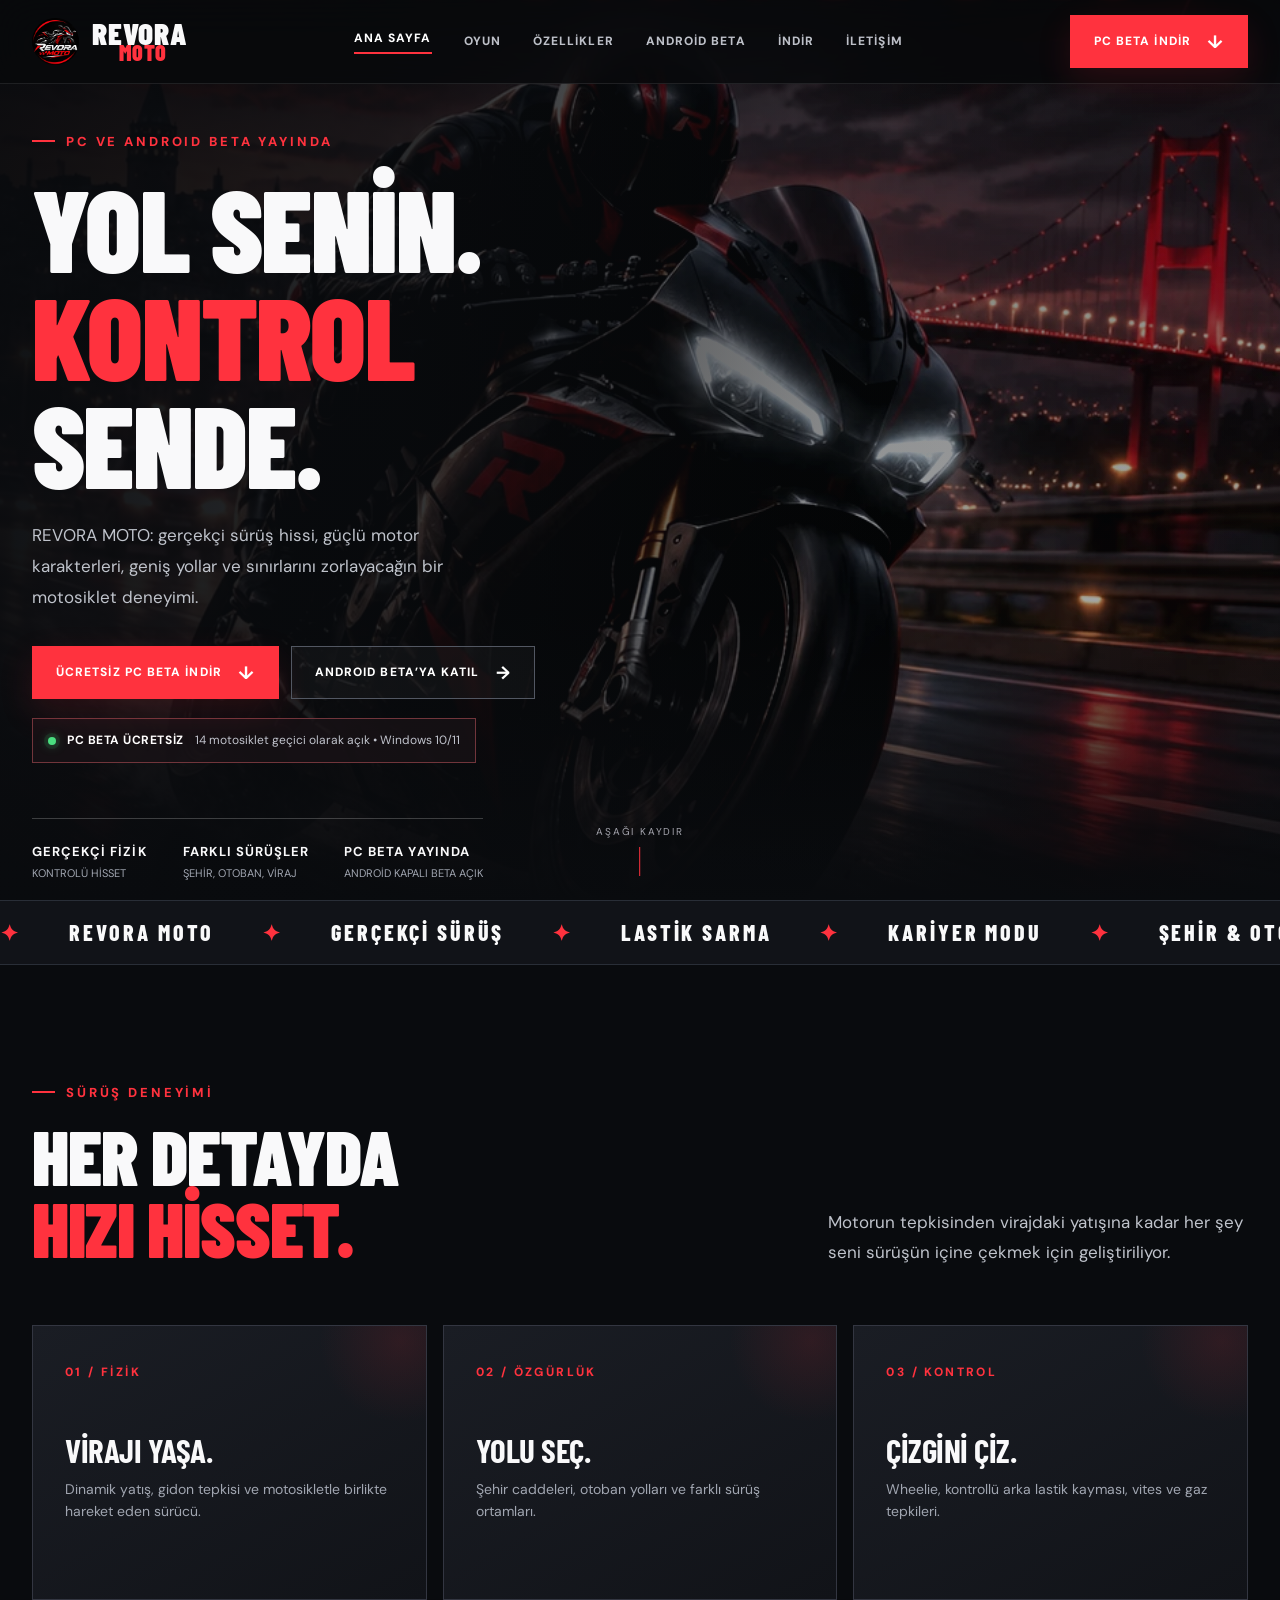
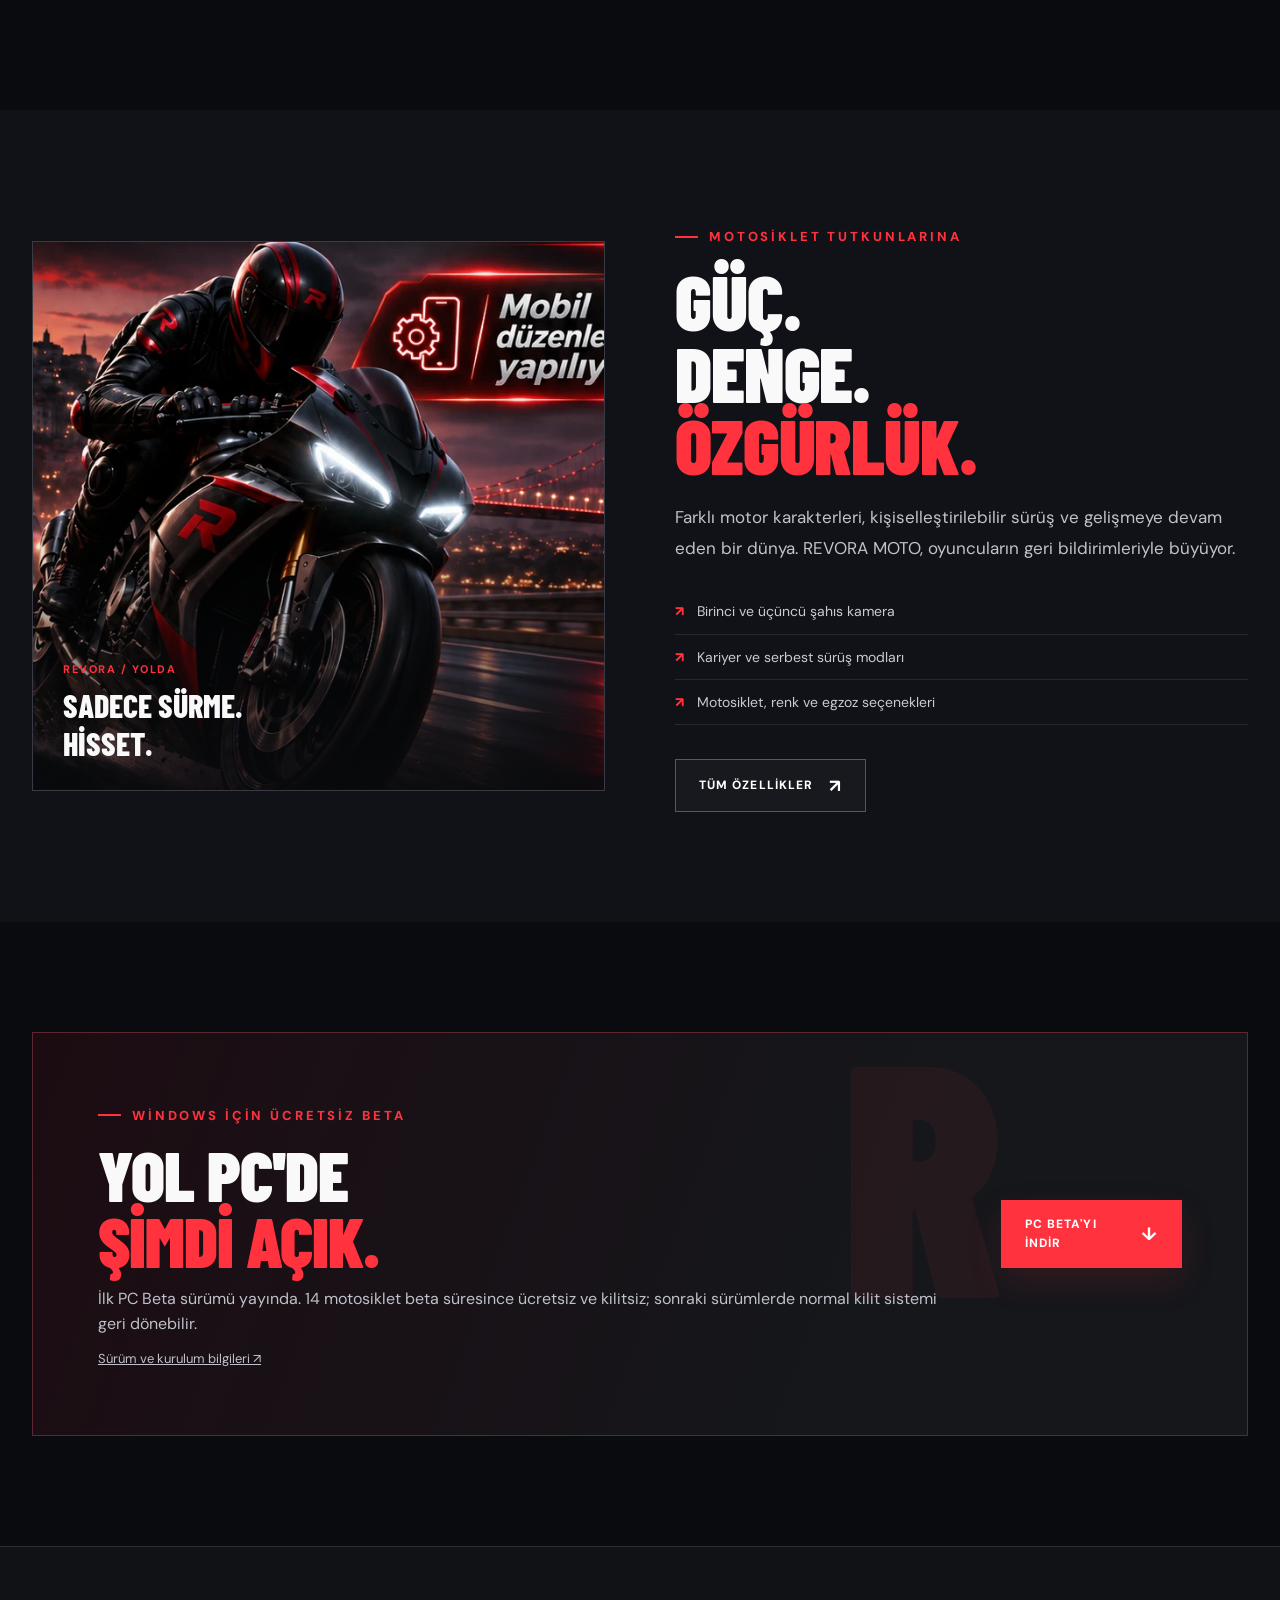
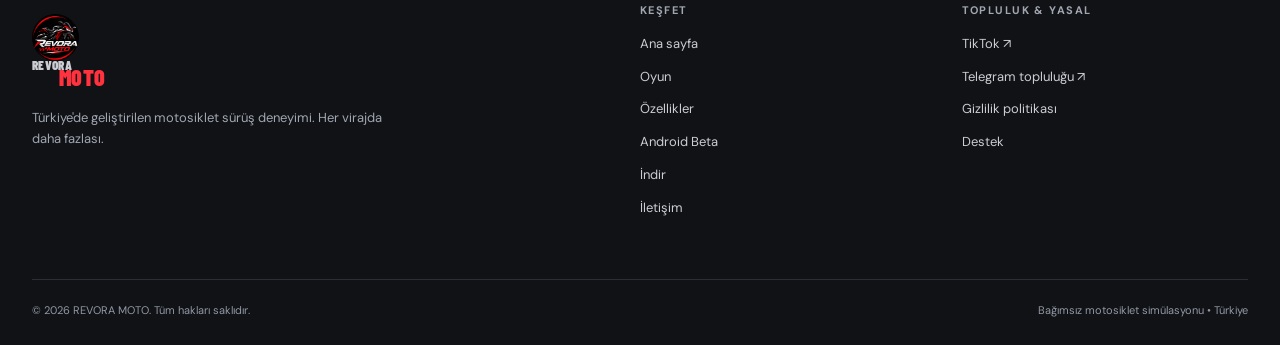
<file: index.html>
<!DOCTYPE html>
<html lang="tr"><head><meta charset="utf-8"/><meta content="width=device-width,initial-scale=1" name="viewport"/><meta content="#090b0e" name="theme-color"/><meta content="REVORA MOTO resmi oyun sitesi. Gerçekçi motosiklet sürüşü, PC ve mobil platform planları." name="description"/><title>Ana Sayfa | REVORA MOTO</title><link href="assets/images/icon.png" rel="icon" type="image/png"/><link href="assets/css/style.css" rel="stylesheet"/><link href="https://fonts.googleapis.com" rel="preconnect"/><link crossorigin="" href="https://fonts.gstatic.com" rel="preconnect"/></head><body><header class="site-header"><div class="container header-inner"><a aria-label="REVORA MOTO ana sayfa" class="wordmark" href="index.html"><img alt="" height="47" src="assets/images/revora-logo.webp" width="47"/><span>REVORA <span>MOTO</span></span></a><nav aria-label="Ana menü" class="nav-links" id="navigation"><a class="active" href="index.html">Ana sayfa</a><a class="" href="oyun.html">Oyun</a><a class="" href="ozellikler.html">Özellikler</a><a class="" href="beta.html">Android Beta</a><a href="indir.html">İndir</a><a class="" href="iletisim.html">İletişim</a></nav><a class="btn btn-red header-cta" href="https://github.com/cwtin00/revora-moto-downloads/releases/download/v0.1.0-beta/REVORA_MOTO_PC_BETA.zip">PC BETA İNDİR <span class="arrow">↓</span></a><button aria-controls="navigation" aria-expanded="false" aria-label="Menüyü aç" class="menu-toggle">☰</button></div></header><main><section class="hero grain"><div class="hero-visual"><img alt="Gece şehir yolunda spor motosiklet" fetchpriority="high" src="assets/images/hero-bike.webp"/></div><div class="container hero-content"><span class="eyebrow">PC VE ANDROID BETA YAYINDA</span><h1>YOL SENİN.<br/><span class="red">KONTROL</span><br/>SENDE.</h1><p class="lead">REVORA MOTO: gerçekçi sürüş hissi, güçlü motor karakterleri, geniş yollar ve sınırlarını zorlayacağın bir motosiklet deneyimi.</p><div class="hero-actions"><a class="btn btn-red" href="https://github.com/cwtin00/revora-moto-downloads/releases/download/v0.1.0-beta/REVORA_MOTO_PC_BETA.zip">ÜCRETSİZ PC BETA İNDİR <span class="arrow">↓</span></a><a class="btn btn-outline" href="beta.html">ANDROID BETA’YA KATIL <span class="arrow">→</span></a></div>
<div class="hero-beta-note"><span class="beta-live-dot"></span><strong>PC BETA ÜCRETSİZ</strong><span>14 motosiklet geçici olarak açık • Windows 10/11</span></div><div class="hero-meta"><div><strong>GERÇEKÇİ FİZİK</strong><small>Kontrolü hisset</small></div><div><strong>FARKLI SÜRÜŞLER</strong><small>Şehir, otoban, viraj</small></div><div><strong>PC BETA YAYINDA</strong><small>Android kapalı beta açık</small></div></div></div><div class="hero-scroll">AŞAĞI KAYDIR</div></section><div aria-hidden="true" class="ticker"><div class="ticker-track"><span>REVORA MOTO</span><span>GERÇEKÇİ SÜRÜŞ</span><span>LASTİK SARMA</span><span>KARİYER MODU</span><span>ŞEHİR &amp; OTOBAN</span><span>REVORA MOTO</span><span>GERÇEKÇİ SÜRÜŞ</span><span>LASTİK SARMA</span><span>KARİYER MODU</span><span>ŞEHİR &amp; OTOBAN</span></div></div><section class="section"><div class="container"><div class="section-header reveal"><div><span class="eyebrow">Sürüş deneyimi</span><h2>HER DETAYDA<br/><span class="red">HIZI HİSSET.</span></h2></div><p class="lead">Motorun tepkisinden virajdaki yatışına kadar her şey seni sürüşün içine çekmek için geliştiriliyor.</p></div><div class="feature-grid"><article class="feature-card reveal"><span class="feature-num">01 / FİZİK</span><h3>VİRAJI YAŞA.</h3><p>Dinamik yatış, gidon tepkisi ve motosikletle birlikte hareket eden sürücü.</p></article><article class="feature-card reveal"><span class="feature-num">02 / ÖZGÜRLÜK</span><h3>YOLU SEÇ.</h3><p>Şehir caddeleri, otoban yolları ve farklı sürüş ortamları.</p></article><article class="feature-card reveal"><span class="feature-num">03 / KONTROL</span><h3>ÇİZGİNİ ÇİZ.</h3><p>Wheelie, kontrollü arka lastik kayması, vites ve gaz tepkileri.</p></article></div></div></section><section class="section" style="background:#101217"><div class="container split"><div class="photo-panel reveal"><img alt="REVORA MOTO motosiklet sürüş tanıtımı" loading="lazy" src="assets/images/city-ride.webp"/><div class="photo-label"><small>REVORA / YOLDA</small>SADECE SÜRME.<br/>HİSSET.</div></div><div class="reveal"><span class="eyebrow">Motosiklet tutkunlarına</span><h2>GÜÇ.<br/>DENGE.<br/><span class="red">ÖZGÜRLÜK.</span></h2><p class="lead">Farklı motor karakterleri, kişiselleştirilebilir sürüş ve gelişmeye devam eden bir dünya. REVORA MOTO, oyuncuların geri bildirimleriyle büyüyor.</p><ul class="bullet-check"><li>Birinci ve üçüncü şahıs kamera</li><li>Kariyer ve serbest sürüş modları</li><li>Motosiklet, renk ve egzoz seçenekleri</li></ul><a class="btn btn-outline" href="ozellikler.html">TÜM ÖZELLİKLER <span class="arrow">↗</span></a></div></div></section><section class="section"><div class="container"><div class="callout reveal"><div><span class="eyebrow">Windows için ücretsiz beta</span><h2>YOL PC'DE<br/><span class="red">ŞİMDİ AÇIK.</span></h2><p>İlk PC Beta sürümü yayında. 14 motosiklet beta süresince ücretsiz ve kilitsiz; sonraki sürümlerde normal kilit sistemi geri dönebilir.</p><p class="small" style="margin-top:12px"><a href="indir.html" style="text-decoration:underline">Sürüm ve kurulum bilgileri ↗</a></p></div><a class="btn btn-red" href="https://github.com/cwtin00/revora-moto-downloads/releases/download/v0.1.0-beta/REVORA_MOTO_PC_BETA.zip">PC BETA'YI İNDİR <span class="arrow">↓</span></a></div></div></section></main><footer class="footer"><div class="container"><div class="footer-grid"><div><a class="wordmark" href="index.html"><img alt="" height="47" src="assets/images/revora-logo.webp" width="47"/><span>REVORA <span>MOTO</span></span></a><p class="muted" style="max-width:360px;margin-top:22px;font-size:13px">Türkiye'de geliştirilen motosiklet sürüş deneyimi. Her virajda daha fazlası.</p></div><div><h4>Keşfet</h4><a href="index.html">Ana sayfa</a><a href="oyun.html">Oyun</a><a href="ozellikler.html">Özellikler</a><a href="beta.html">Android Beta</a><a href="indir.html">İndir</a><a href="iletisim.html">İletişim</a></div><div><h4>Topluluk &amp; yasal</h4><a data-tiktok-link="" href="#" rel="noopener noreferrer" target="_blank">TikTok ↗</a><a data-telegram-link="" href="https://t.me/+flix45VnpHE5ZTc0" rel="noopener noreferrer" target="_blank">Telegram topluluğu ↗</a><a href="gizlilik.html">Gizlilik politikası</a><a href="iletisim.html">Destek</a></div></div><div class="footer-bottom"><span>© 2026 REVORA MOTO. Tüm hakları saklıdır.</span><span>Bağımsız motosiklet simülasyonu • Türkiye</span></div></div></footer><script src="assets/js/config.js"></script><script src="assets/js/main.js"></script></body></html>
</file>
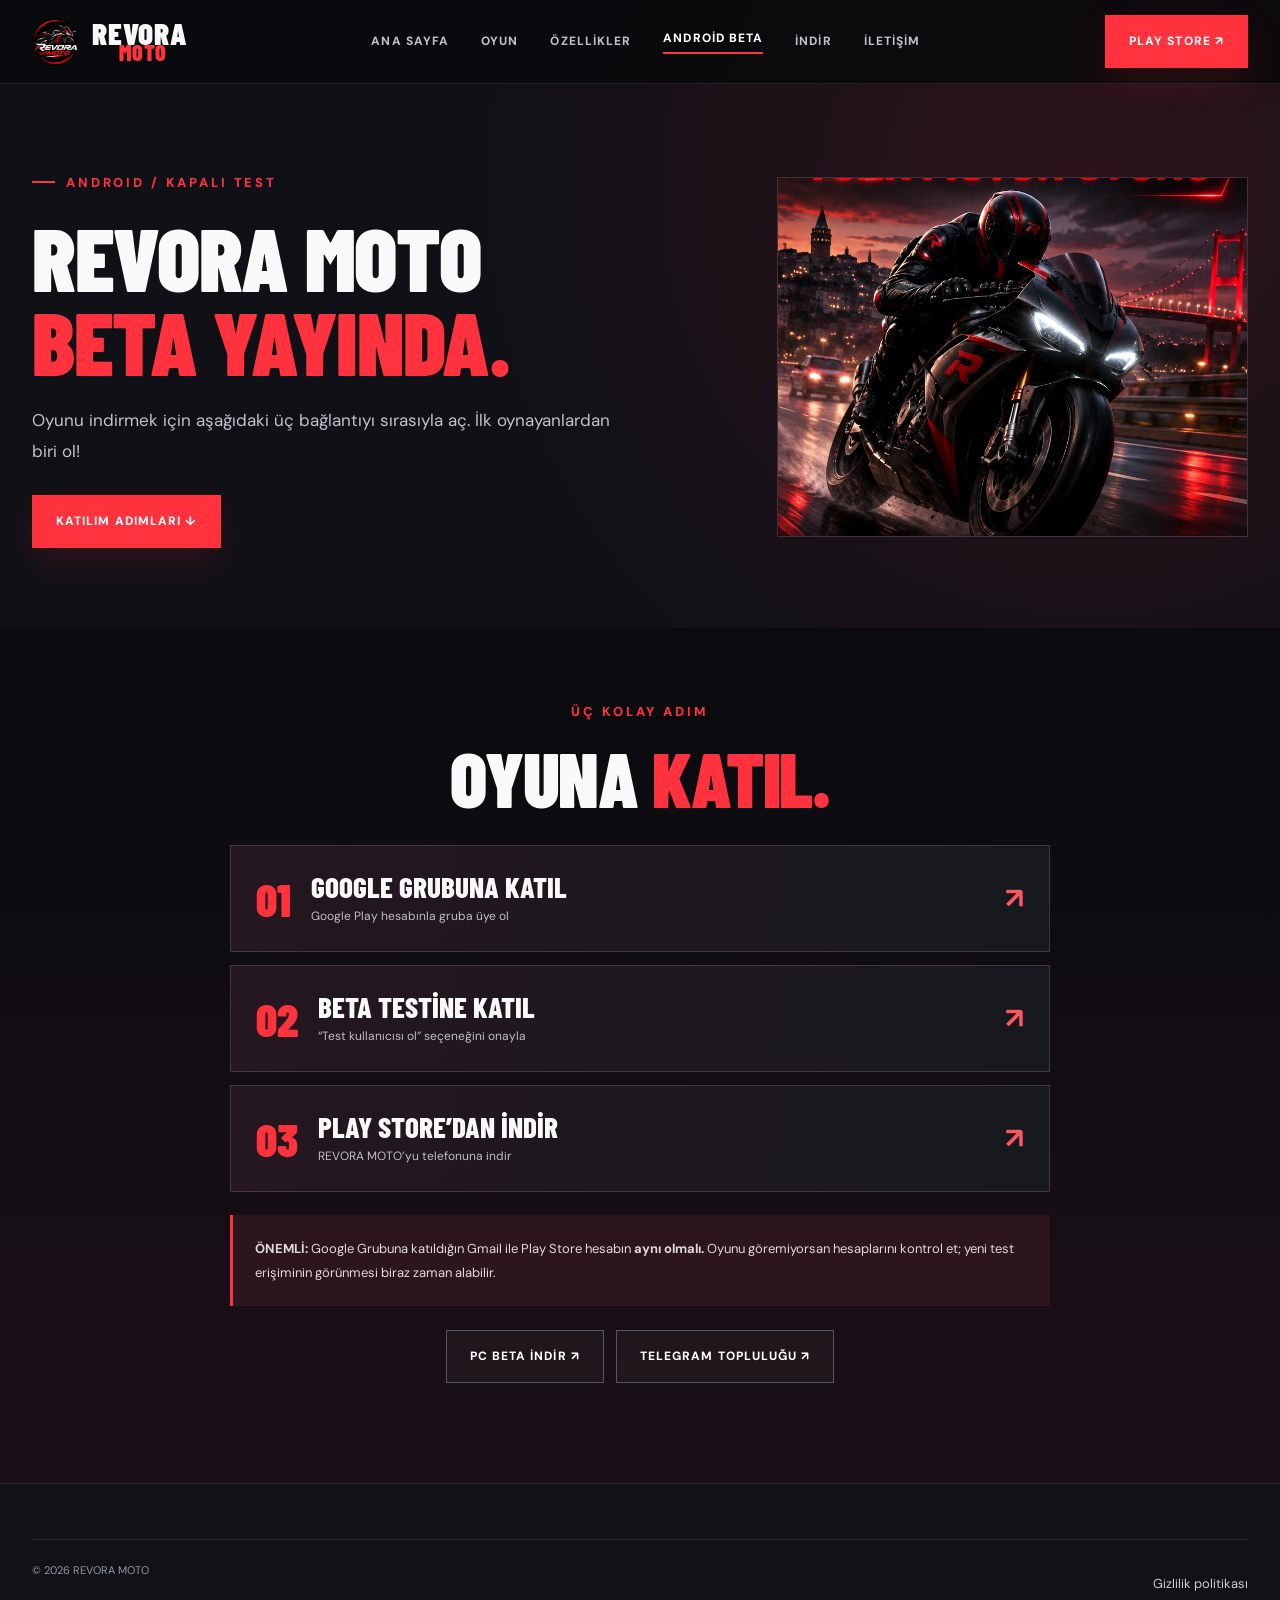
<file: beta.html>
<!DOCTYPE html><html lang="tr"><head><meta charset="utf-8"><meta name="viewport" content="width=device-width, initial-scale=1"><meta name="theme-color" content="#090b0e"><meta name="description" content="REVORA MOTO Android kapalı beta. Google Grubu, test erişimi ve Google Play indirme linkleri."><title>Android Beta | REVORA MOTO</title><link rel="icon" href="assets/images/icon.png"><link rel="stylesheet" href="assets/css/style.css"></head><body><header class="site-header"><div class="container header-inner"><a class="wordmark" href="index.html"><img src="assets/images/revora-logo.webp" alt="" width="47" height="47"><span>REVORA <span>MOTO</span></span></a><nav class="nav-links" id="navigation"><a href="index.html">Ana sayfa</a><a href="oyun.html">Oyun</a><a href="ozellikler.html">Özellikler</a><a href="beta.html" class="active">Android Beta</a><a href="indir.html">İndir</a><a href="iletisim.html">İletişim</a></nav><a class="btn btn-red header-cta" href="https://play.google.com/store/apps/details?id=com.cetinweb.hardcorerider">PLAY STORE ↗</a><button class="menu-toggle" aria-controls="navigation" aria-expanded="false" aria-label="Menüyü aç">☰</button></div></header><main><section class="beta-banner"><div class="container beta-banner-layout"><div><span class="eyebrow">ANDROID / KAPALI TEST</span><h1>REVORA MOTO<br><span class="red">BETA YAYINDA.</span></h1><p class="lead">Oyunu indirmek için aşağıdaki üç bağlantıyı sırasıyla aç. İlk oynayanlardan biri ol!</p><a class="btn btn-red" href="#adimlar">KATILIM ADIMLARI ↓</a></div><img src="assets/images/hero-bike.webp" alt="REVORA MOTO motosiklet" loading="eager"></div></section><section class="beta-section" id="adimlar"><div class="container beta-center"><span class="eyebrow">ÜÇ KOLAY ADIM</span><h2>OYUNA <span class="red">KATIL.</span></h2><div class="beta-card-list"><a class="beta-card" href="https://groups.google.com/g/revora-moto-beta" target="_blank" rel="noopener noreferrer"><span class="beta-num">01</span><span><strong>Google Grubuna Katıl</strong><small>Google Play hesabınla gruba üye ol</small></span><b>↗</b></a>
<a class="beta-card" href="https://play.google.com/apps/testing/com.cetinweb.hardcorerider" target="_blank" rel="noopener noreferrer"><span class="beta-num">02</span><span><strong>Beta Testine Katıl</strong><small>“Test kullanıcısı ol” seçeneğini onayla</small></span><b>↗</b></a>
<a class="beta-card" href="https://play.google.com/store/apps/details?id=com.cetinweb.hardcorerider" target="_blank" rel="noopener noreferrer"><span class="beta-num">03</span><span><strong>Play Store’dan İndir</strong><small>REVORA MOTO’yu telefonuna indir</small></span><b>↗</b></a></div><div class="beta-alert"><strong>ÖNEMLİ:</strong> Google Grubuna katıldığın Gmail ile Play Store hesabın <strong>aynı olmalı.</strong> Oyunu göremiyorsan hesaplarını kontrol et; yeni test erişiminin görünmesi biraz zaman alabilir.</div><div class="beta-other"><a class="btn btn-outline" href="indir.html">PC BETA İNDİR ↗</a><a class="btn btn-outline" href="https://t.me/+flix45VnpHE5ZTc0" target="_blank" rel="noopener noreferrer">TELEGRAM TOPLULUĞU ↗</a></div></div></section></main><footer class="footer"><div class="container"><div class="footer-bottom" style="margin-top:0"><span>© 2026 REVORA MOTO</span><a href="gizlilik.html">Gizlilik politikası</a></div></div></footer><script src="assets/js/config.js"></script><script src="assets/js/main.js"></script></body></html>
</file>
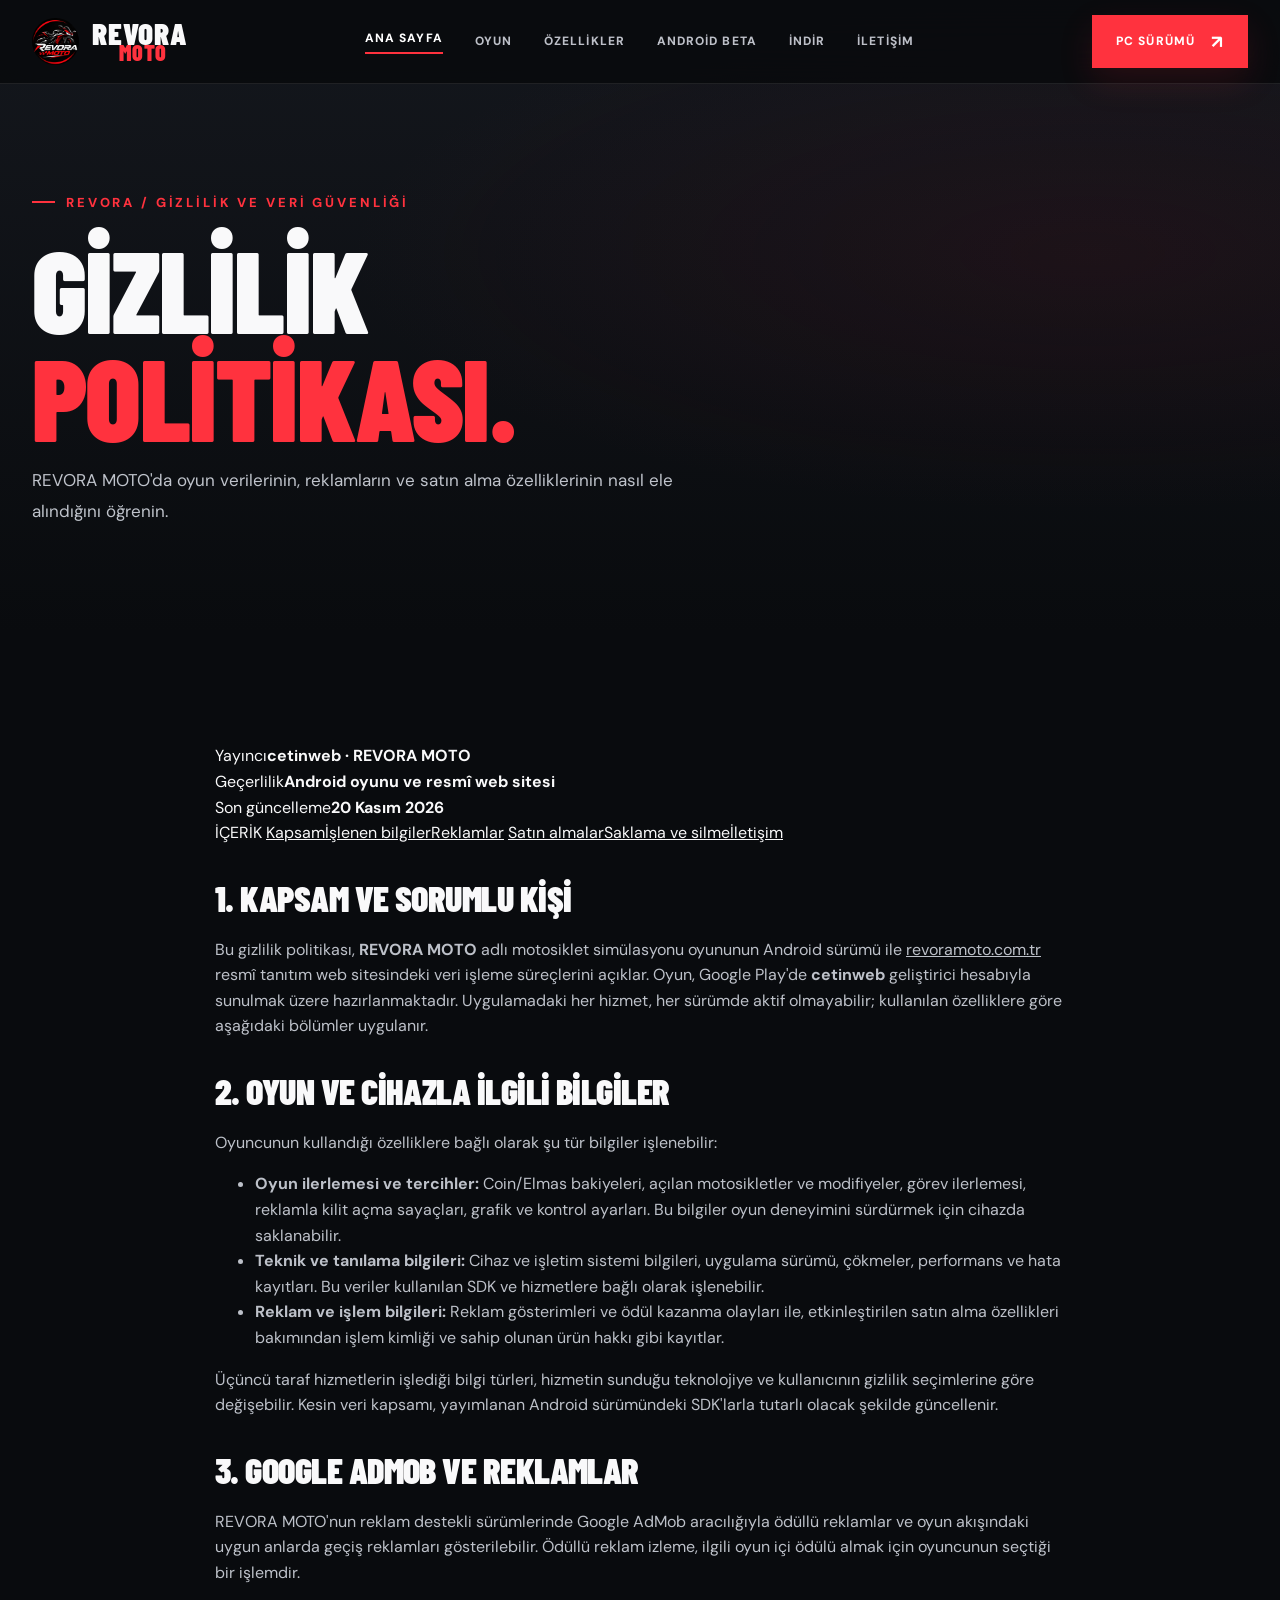
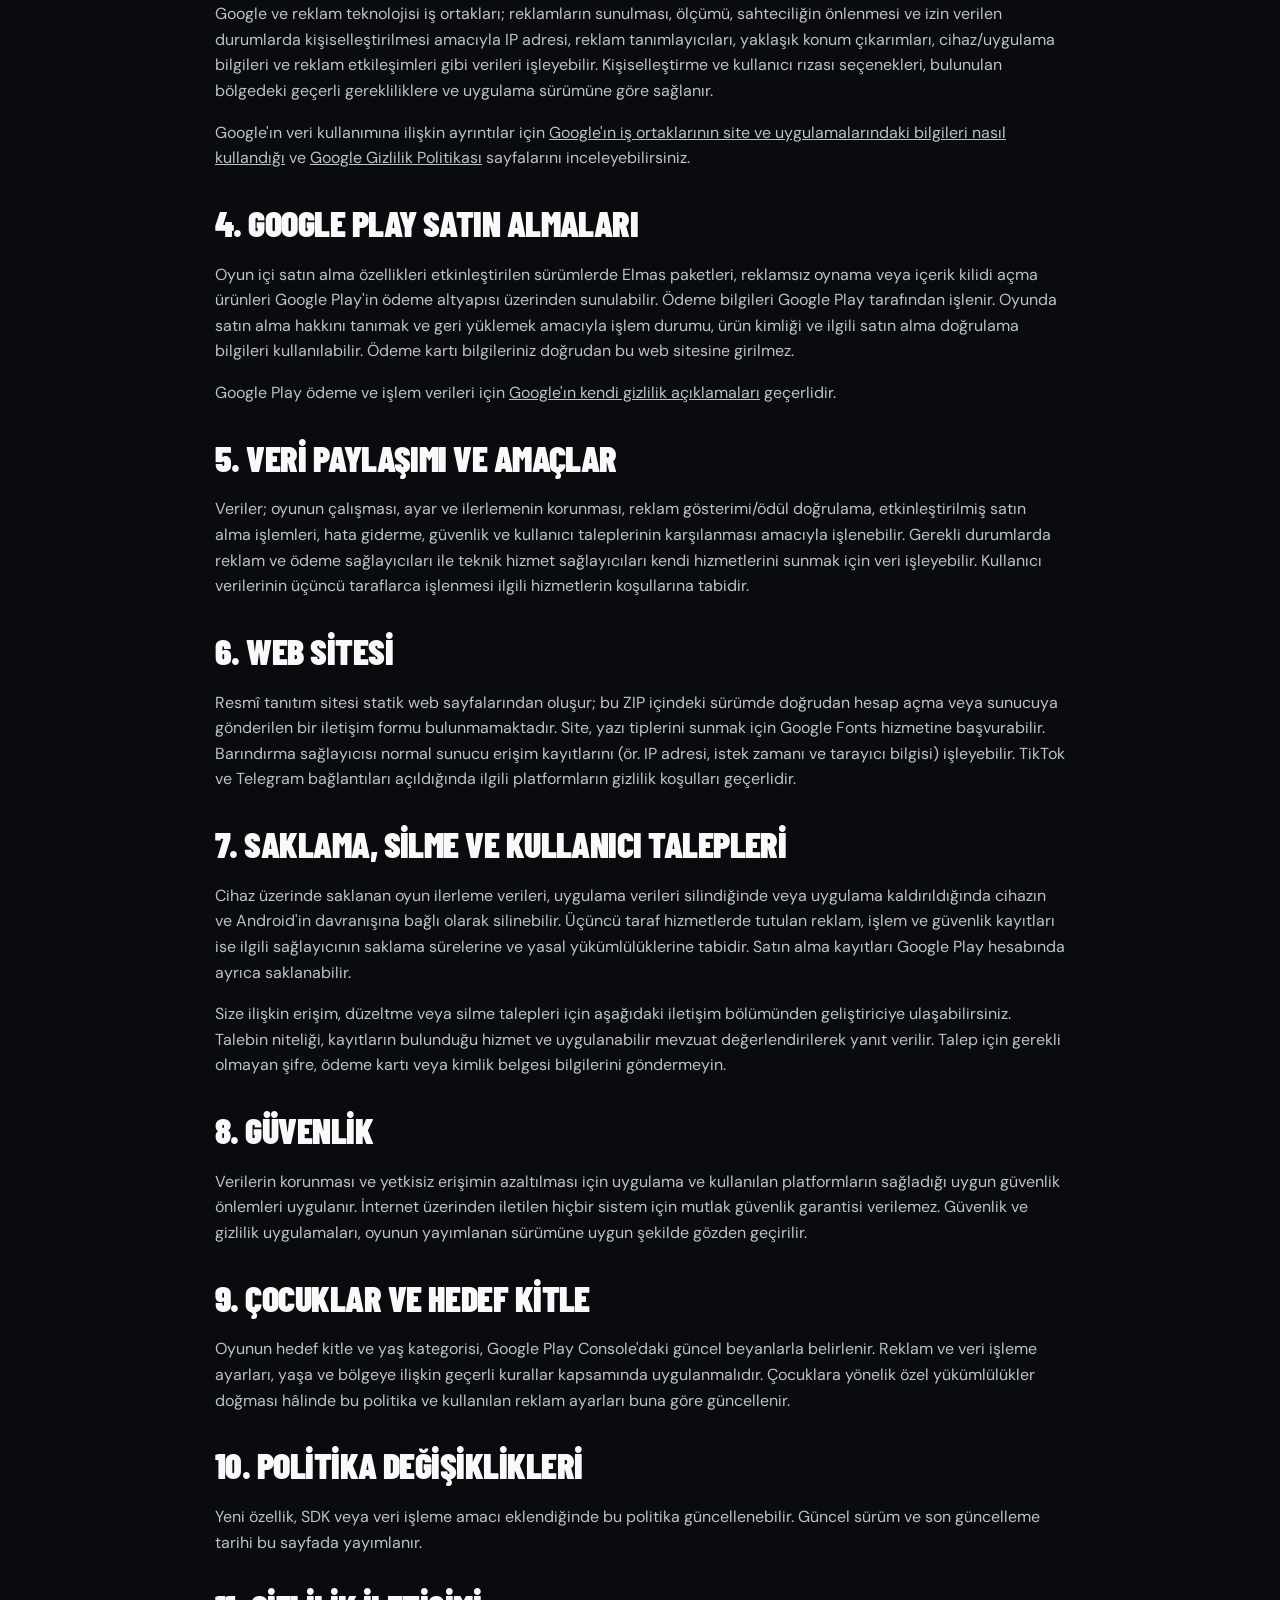
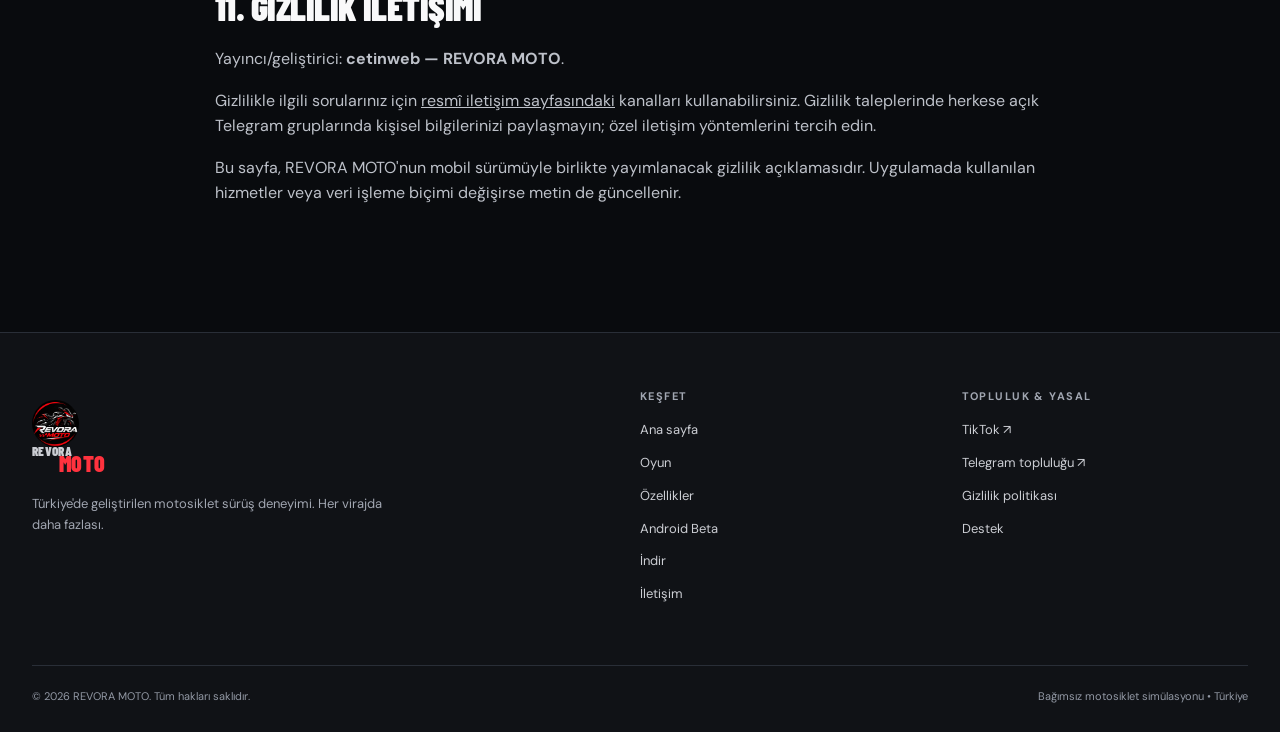
<file: gizlilik-politikasi.html>
<!DOCTYPE html>
<html lang="tr">
<head>
 <meta charset="utf-8">
 <meta name="viewport" content="width=device-width, initial-scale=1">
 <meta name="theme-color" content="#090b0e">
 <meta name="description" content="REVORA MOTO Android oyunu ve web sitesi gizlilik politikası: reklamlar, oyun verileri, Google Play satın almaları ve veri talepleri.">
 <link rel="canonical" href="https://revoramoto.com.tr/gizlilik-politikasi.html">
 <title>Gizlilik Politikası | REVORA MOTO</title>
 <link rel="icon" type="image/png" href="assets/images/icon.png">
 <link rel="stylesheet" href="assets/css/style.css">
 <link rel="preconnect" href="https://fonts.googleapis.com">
 <link rel="preconnect" href="https://fonts.gstatic.com" crossorigin>
</head>
<body>
<header class="site-header"><div class="container header-inner"><a aria-label="REVORA MOTO ana sayfa" class="wordmark" href="index.html"><img alt="" height="47" src="assets/images/revora-logo.webp" width="47"/><span>REVORA <span>MOTO</span></span></a><nav aria-label="Ana menü" class="nav-links" id="navigation"><a class="active" href="index.html">Ana sayfa</a><a class="" href="oyun.html">Oyun</a><a class="" href="ozellikler.html">Özellikler</a><a class="" href="beta.html">Android Beta</a><a href="indir.html">İndir</a><a class="" href="iletisim.html">İletişim</a></nav><a class="btn btn-red header-cta" href="indir.html">PC SÜRÜMÜ <span class="arrow">↗</span></a><button aria-controls="navigation" aria-expanded="false" aria-label="Menüyü aç" class="menu-toggle">☰</button></div></header>
<main>
<section class="page-hero legal-hero"><div class="container">
 <span class="eyebrow">REVORA / Gizlilik ve veri güvenliği</span>
 <h1>GİZLİLİK<br><span class="red">POLİTİKASI.</span></h1>
 <p class="lead">REVORA MOTO'da oyun verilerinin, reklamların ve satın alma özelliklerinin nasıl ele alındığını öğrenin.</p>
</div></section>

<section class="section legal-section">
 <div class="container legal legal-revora">
  <div class="policy-info" role="note">
   <div><span class="policy-overline">Yayıncı</span><strong>cetinweb · REVORA MOTO</strong></div>
   <div><span class="policy-overline">Geçerlilik</span><strong>Android oyunu ve resmî web sitesi</strong></div>
   <div><span class="policy-overline">Son güncelleme</span><strong>20 Kasım 2026</strong></div>
  </div>
  <nav class="policy-toc" aria-label="Sayfa içeriği">
    <span class="policy-overline">İÇERİK</span>
    <a href="#kapsam">Kapsam</a><a href="#veriler">İşlenen bilgiler</a><a href="#reklam">Reklamlar</a>
    <a href="#satin-alma">Satın almalar</a><a href="#saklama">Saklama ve silme</a><a href="#iletisim">İletişim</a>
  </nav>
  <h2 id="kapsam">1. Kapsam ve sorumlu kişi</h2>
  <p>Bu gizlilik politikası, <strong>REVORA MOTO</strong> adlı motosiklet simülasyonu oyununun Android sürümü ile <a href="https://revoramoto.com.tr/">revoramoto.com.tr</a> resmî tanıtım web sitesindeki veri işleme süreçlerini açıklar. Oyun, Google Play'de <strong>cetinweb</strong> geliştirici hesabıyla sunulmak üzere hazırlanmaktadır. Uygulamadaki her hizmet, her sürümde aktif olmayabilir; kullanılan özelliklere göre aşağıdaki bölümler uygulanır.</p>
  <h2 id="veriler">2. Oyun ve cihazla ilgili bilgiler</h2>
  <p>Oyuncunun kullandığı özelliklere bağlı olarak şu tür bilgiler işlenebilir:</p>
  <ul>
    <li><strong>Oyun ilerlemesi ve tercihler:</strong> Coin/Elmas bakiyeleri, açılan motosikletler ve modifiyeler, görev ilerlemesi, reklamla kilit açma sayaçları, grafik ve kontrol ayarları. Bu bilgiler oyun deneyimini sürdürmek için cihazda saklanabilir.</li>
    <li><strong>Teknik ve tanılama bilgileri:</strong> Cihaz ve işletim sistemi bilgileri, uygulama sürümü, çökmeler, performans ve hata kayıtları. Bu veriler kullanılan SDK ve hizmetlere bağlı olarak işlenebilir.</li>
    <li><strong>Reklam ve işlem bilgileri:</strong> Reklam gösterimleri ve ödül kazanma olayları ile, etkinleştirilen satın alma özellikleri bakımından işlem kimliği ve sahip olunan ürün hakkı gibi kayıtlar.</li>
  </ul>
  <p>Üçüncü taraf hizmetlerin işlediği bilgi türleri, hizmetin sunduğu teknolojiye ve kullanıcının gizlilik seçimlerine göre değişebilir. Kesin veri kapsamı, yayımlanan Android sürümündeki SDK'larla tutarlı olacak şekilde güncellenir.</p>
  <h2 id="reklam">3. Google AdMob ve reklamlar</h2>
  <p>REVORA MOTO'nun reklam destekli sürümlerinde Google AdMob aracılığıyla ödüllü reklamlar ve oyun akışındaki uygun anlarda geçiş reklamları gösterilebilir. Ödüllü reklam izleme, ilgili oyun içi ödülü almak için oyuncunun seçtiği bir işlemdir.</p>
  <p>Google ve reklam teknolojisi iş ortakları; reklamların sunulması, ölçümü, sahteciliğin önlenmesi ve izin verilen durumlarda kişiselleştirilmesi amacıyla IP adresi, reklam tanımlayıcıları, yaklaşık konum çıkarımları, cihaz/uygulama bilgileri ve reklam etkileşimleri gibi verileri işleyebilir. Kişiselleştirme ve kullanıcı rızası seçenekleri, bulunulan bölgedeki geçerli gerekliliklere ve uygulama sürümüne göre sağlanır.</p>
  <p>Google'ın veri kullanımına ilişkin ayrıntılar için <a href="https://policies.google.com/technologies/partner-sites" target="_blank" rel="noopener noreferrer">Google'ın iş ortaklarının site ve uygulamalarındaki bilgileri nasıl kullandığı</a> ve <a href="https://policies.google.com/privacy" target="_blank" rel="noopener noreferrer">Google Gizlilik Politikası</a> sayfalarını inceleyebilirsiniz.</p>
  <h2 id="satin-alma">4. Google Play satın almaları</h2>
  <p>Oyun içi satın alma özellikleri etkinleştirilen sürümlerde Elmas paketleri, reklamsız oynama veya içerik kilidi açma ürünleri Google Play'in ödeme altyapısı üzerinden sunulabilir. Ödeme bilgileri Google Play tarafından işlenir. Oyunda satın alma hakkını tanımak ve geri yüklemek amacıyla işlem durumu, ürün kimliği ve ilgili satın alma doğrulama bilgileri kullanılabilir. Ödeme kartı bilgileriniz doğrudan bu web sitesine girilmez.</p>
  <p>Google Play ödeme ve işlem verileri için <a href="https://policies.google.com/privacy" target="_blank" rel="noopener noreferrer">Google'ın kendi gizlilik açıklamaları</a> geçerlidir.</p>
  <h2 id="paylasim">5. Veri paylaşımı ve amaçlar</h2>
  <p>Veriler; oyunun çalışması, ayar ve ilerlemenin korunması, reklam gösterimi/ödül doğrulama, etkinleştirilmiş satın alma işlemleri, hata giderme, güvenlik ve kullanıcı taleplerinin karşılanması amacıyla işlenebilir. Gerekli durumlarda reklam ve ödeme sağlayıcıları ile teknik hizmet sağlayıcıları kendi hizmetlerini sunmak için veri işleyebilir. Kullanıcı verilerinin üçüncü taraflarca işlenmesi ilgili hizmetlerin koşullarına tabidir.</p>
  <h2 id="site">6. Web sitesi</h2>
  <p>Resmî tanıtım sitesi statik web sayfalarından oluşur; bu ZIP içindeki sürümde doğrudan hesap açma veya sunucuya gönderilen bir iletişim formu bulunmamaktadır. Site, yazı tiplerini sunmak için Google Fonts hizmetine başvurabilir. Barındırma sağlayıcısı normal sunucu erişim kayıtlarını (ör. IP adresi, istek zamanı ve tarayıcı bilgisi) işleyebilir. TikTok ve Telegram bağlantıları açıldığında ilgili platformların gizlilik koşulları geçerlidir.</p>
  <h2 id="saklama">7. Saklama, silme ve kullanıcı talepleri</h2>
  <p>Cihaz üzerinde saklanan oyun ilerleme verileri, uygulama verileri silindiğinde veya uygulama kaldırıldığında cihazın ve Android'in davranışına bağlı olarak silinebilir. Üçüncü taraf hizmetlerde tutulan reklam, işlem ve güvenlik kayıtları ise ilgili sağlayıcının saklama sürelerine ve yasal yükümlülüklerine tabidir. Satın alma kayıtları Google Play hesabında ayrıca saklanabilir.</p>
  <p>Size ilişkin erişim, düzeltme veya silme talepleri için aşağıdaki iletişim bölümünden geliştiriciye ulaşabilirsiniz. Talebin niteliği, kayıtların bulunduğu hizmet ve uygulanabilir mevzuat değerlendirilerek yanıt verilir. Talep için gerekli olmayan şifre, ödeme kartı veya kimlik belgesi bilgilerini göndermeyin.</p>
  <h2 id="guvenlik">8. Güvenlik</h2>
  <p>Verilerin korunması ve yetkisiz erişimin azaltılması için uygulama ve kullanılan platformların sağladığı uygun güvenlik önlemleri uygulanır. İnternet üzerinden iletilen hiçbir sistem için mutlak güvenlik garantisi verilemez. Güvenlik ve gizlilik uygulamaları, oyunun yayımlanan sürümüne uygun şekilde gözden geçirilir.</p>
  <h2 id="cocuk">9. Çocuklar ve hedef kitle</h2>
  <p>Oyunun hedef kitle ve yaş kategorisi, Google Play Console'daki güncel beyanlarla belirlenir. Reklam ve veri işleme ayarları, yaşa ve bölgeye ilişkin geçerli kurallar kapsamında uygulanmalıdır. Çocuklara yönelik özel yükümlülükler doğması hâlinde bu politika ve kullanılan reklam ayarları buna göre güncellenir.</p>
  <h2 id="degisiklik">10. Politika değişiklikleri</h2>
  <p>Yeni özellik, SDK veya veri işleme amacı eklendiğinde bu politika güncellenebilir. Güncel sürüm ve son güncelleme tarihi bu sayfada yayımlanır.</p>
  <h2 id="iletisim">11. Gizlilik iletişimi</h2>
  <p>Yayıncı/geliştirici: <strong>cetinweb — REVORA MOTO</strong>.</p>
  <p>Gizlilikle ilgili sorularınız için <a href="iletisim.html">resmî iletişim sayfasındaki</a> kanalları kullanabilirsiniz. <a data-email-link href="" style="display:none"></a> Gizlilik taleplerinde herkese açık Telegram gruplarında kişisel bilgilerinizi paylaşmayın; özel iletişim yöntemlerini tercih edin.</p>
  <p class="policy-small">Bu sayfa, REVORA MOTO'nun mobil sürümüyle birlikte yayımlanacak gizlilik açıklamasıdır. Uygulamada kullanılan hizmetler veya veri işleme biçimi değişirse metin de güncellenir.</p>
 </div>
</section>
</main>
<footer class="footer"><div class="container"><div class="footer-grid"><div><a class="wordmark" href="index.html"><img alt="" height="47" src="assets/images/revora-logo.webp" width="47"/><span>REVORA <span>MOTO</span></span></a><p class="muted" style="max-width:360px;margin-top:22px;font-size:13px">Türkiye'de geliştirilen motosiklet sürüş deneyimi. Her virajda daha fazlası.</p></div><div><h4>Keşfet</h4><a href="index.html">Ana sayfa</a><a href="oyun.html">Oyun</a><a href="ozellikler.html">Özellikler</a><a href="beta.html">Android Beta</a><a href="indir.html">İndir</a><a href="iletisim.html">İletişim</a></div><div><h4>Topluluk &amp; yasal</h4><a data-tiktok-link="" href="#" rel="noopener noreferrer" target="_blank">TikTok ↗</a><a data-telegram-link="" href="https://t.me/+flix45VnpHE5ZTc0" rel="noopener noreferrer" target="_blank">Telegram topluluğu ↗</a><a href="gizlilik-politikasi.html">Gizlilik politikası</a><a href="iletisim.html">Destek</a></div></div><div class="footer-bottom"><span>© 2026 REVORA MOTO. Tüm hakları saklıdır.</span><span>Bağımsız motosiklet simülasyonu • Türkiye</span></div></div></footer>
<script src="assets/js/config.js"></script>
<script src="assets/js/main.js"></script>
</body></html>
</file>
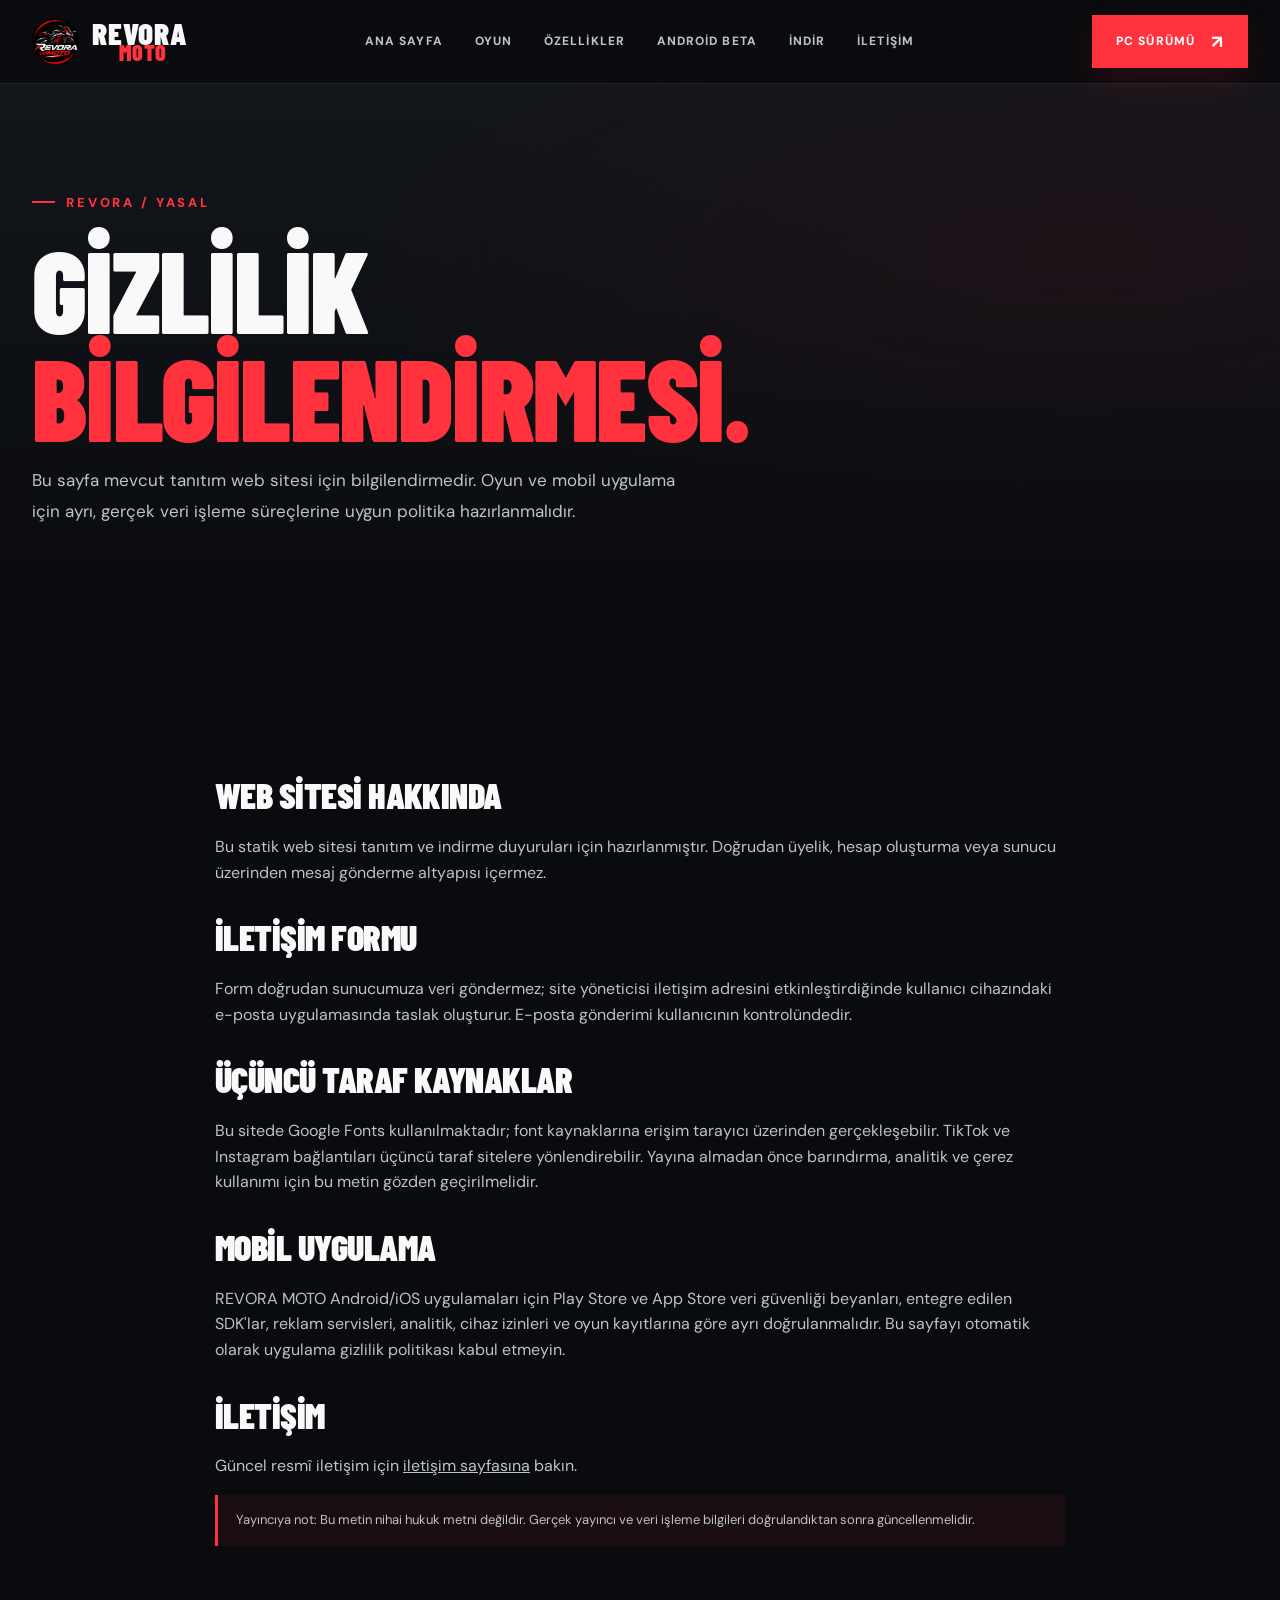
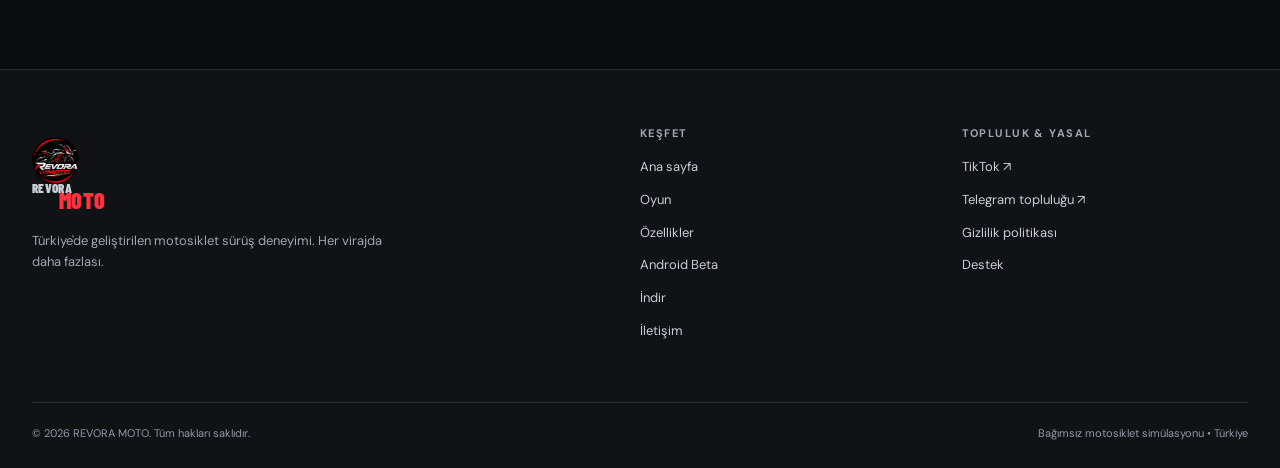
<file: gizlilik.html>
<!DOCTYPE html>
<html lang="tr"><head><meta charset="utf-8"/><meta content="width=device-width,initial-scale=1" name="viewport"/><meta content="#090b0e" name="theme-color"/><meta content="REVORA MOTO web sitesi gizlilik bilgilendirmesi ve yayıncı notları." name="description"/><title>Gizlilik | REVORA MOTO</title><link href="assets/images/icon.png" rel="icon" type="image/png"/><link href="assets/css/style.css" rel="stylesheet"/><link href="https://fonts.googleapis.com" rel="preconnect"/><link crossorigin="" href="https://fonts.gstatic.com" rel="preconnect"/></head><body><header class="site-header"><div class="container header-inner"><a aria-label="REVORA MOTO ana sayfa" class="wordmark" href="index.html"><img alt="" height="47" src="assets/images/revora-logo.webp" width="47"/><span>REVORA <span>MOTO</span></span></a><nav aria-label="Ana menü" class="nav-links" id="navigation"><a class="" href="index.html">Ana sayfa</a><a class="" href="oyun.html">Oyun</a><a class="" href="ozellikler.html">Özellikler</a><a class="" href="beta.html">Android Beta</a><a href="indir.html">İndir</a><a class="" href="iletisim.html">İletişim</a></nav><a class="btn btn-red header-cta" href="indir.html">PC SÜRÜMÜ <span class="arrow">↗</span></a><button aria-controls="navigation" aria-expanded="false" aria-label="Menüyü aç" class="menu-toggle">☰</button></div></header><main><section class="page-hero"><div class="container"><span class="eyebrow">REVORA / Yasal</span><h1>GİZLİLİK<br/><span class="red">BİLGİLENDİRMESİ.</span></h1><p class="lead">Bu sayfa mevcut tanıtım web sitesi için bilgilendirmedir. Oyun ve mobil uygulama için ayrı, gerçek veri işleme süreçlerine uygun politika hazırlanmalıdır.</p></div></section><section class="section"><div class="container legal"><h2>Web sitesi hakkında</h2><p>Bu statik web sitesi tanıtım ve indirme duyuruları için hazırlanmıştır. Doğrudan üyelik, hesap oluşturma veya sunucu üzerinden mesaj gönderme altyapısı içermez.</p><h2>İletişim formu</h2><p>Form doğrudan sunucumuza veri göndermez; site yöneticisi iletişim adresini etkinleştirdiğinde kullanıcı cihazındaki e-posta uygulamasında taslak oluşturur. E-posta gönderimi kullanıcının kontrolündedir.</p><h2>Üçüncü taraf kaynaklar</h2><p>Bu sitede Google Fonts kullanılmaktadır; font kaynaklarına erişim tarayıcı üzerinden gerçekleşebilir. TikTok ve Instagram bağlantıları üçüncü taraf sitelere yönlendirebilir. Yayına almadan önce barındırma, analitik ve çerez kullanımı için bu metin gözden geçirilmelidir.</p><h2>Mobil uygulama</h2><p>REVORA MOTO Android/iOS uygulamaları için Play Store ve App Store veri güvenliği beyanları, entegre edilen SDK'lar, reklam servisleri, analitik, cihaz izinleri ve oyun kayıtlarına göre ayrı doğrulanmalıdır. Bu sayfayı otomatik olarak uygulama gizlilik politikası kabul etmeyin.</p><h2>İletişim</h2><p>Güncel resmî iletişim için <a href="iletisim.html">iletişim sayfasına</a> bakın.</p><p class="notice">Yayıncıya not: Bu metin nihai hukuk metni değildir. Gerçek yayıncı ve veri işleme bilgileri doğrulandıktan sonra güncellenmelidir.</p></div></section></main><footer class="footer"><div class="container"><div class="footer-grid"><div><a class="wordmark" href="index.html"><img alt="" height="47" src="assets/images/revora-logo.webp" width="47"/><span>REVORA <span>MOTO</span></span></a><p class="muted" style="max-width:360px;margin-top:22px;font-size:13px">Türkiye'de geliştirilen motosiklet sürüş deneyimi. Her virajda daha fazlası.</p></div><div><h4>Keşfet</h4><a href="index.html">Ana sayfa</a><a href="oyun.html">Oyun</a><a href="ozellikler.html">Özellikler</a><a href="beta.html">Android Beta</a><a href="indir.html">İndir</a><a href="iletisim.html">İletişim</a></div><div><h4>Topluluk &amp; yasal</h4><a data-tiktok-link="" href="#" rel="noopener noreferrer" target="_blank">TikTok ↗</a><a data-telegram-link="" href="https://t.me/+flix45VnpHE5ZTc0" rel="noopener noreferrer" target="_blank">Telegram topluluğu ↗</a><a href="gizlilik.html">Gizlilik politikası</a><a href="iletisim.html">Destek</a></div></div><div class="footer-bottom"><span>© 2026 REVORA MOTO. Tüm hakları saklıdır.</span><span>Bağımsız motosiklet simülasyonu • Türkiye</span></div></div></footer><script src="assets/js/config.js"></script><script src="assets/js/main.js"></script></body></html>
</file>
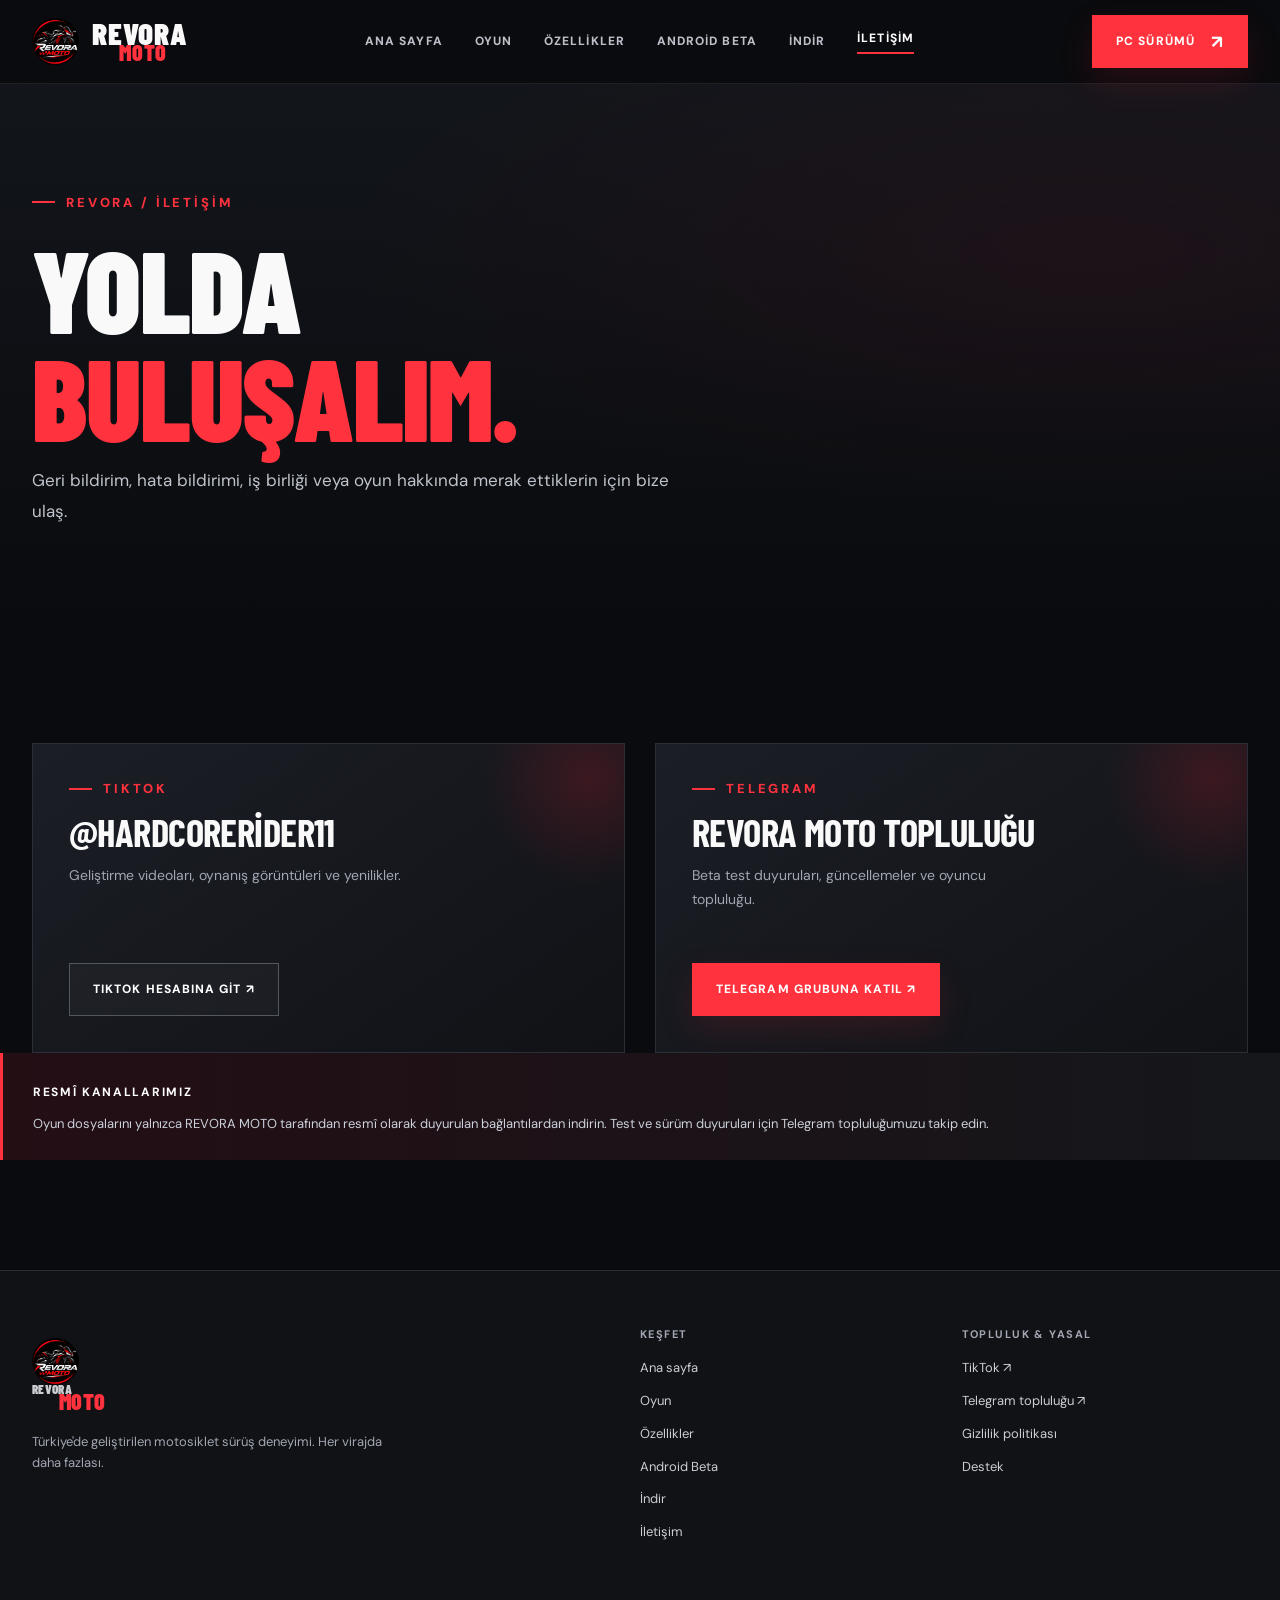
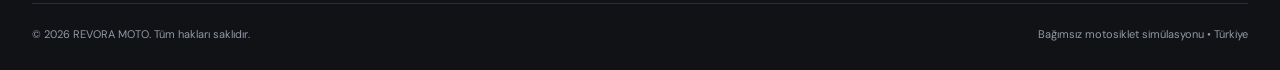
<file: iletisim.html>
<!DOCTYPE html>
<html lang="tr"><head><meta charset="utf-8"/><meta content="width=device-width,initial-scale=1" name="viewport"/><meta content="#090b0e" name="theme-color"/><meta content="REVORA MOTO oyun geliştiricilerine ulaşın, geri bildirim ve destek." name="description"/><title>İletişim | REVORA MOTO</title><link href="assets/images/icon.png" rel="icon" type="image/png"/><link href="assets/css/style.css" rel="stylesheet"/><link href="https://fonts.googleapis.com" rel="preconnect"/><link crossorigin="" href="https://fonts.gstatic.com" rel="preconnect"/></head><body><header class="site-header"><div class="container header-inner"><a aria-label="REVORA MOTO ana sayfa" class="wordmark" href="index.html"><img alt="" height="47" src="assets/images/revora-logo.webp" width="47"/><span>REVORA <span>MOTO</span></span></a><nav aria-label="Ana menü" class="nav-links" id="navigation"><a class="" href="index.html">Ana sayfa</a><a class="" href="oyun.html">Oyun</a><a class="" href="ozellikler.html">Özellikler</a><a class="" href="beta.html">Android Beta</a><a href="indir.html">İndir</a><a class="active" href="iletisim.html">İletişim</a></nav><a class="btn btn-red header-cta" href="indir.html">PC SÜRÜMÜ <span class="arrow">↗</span></a><button aria-controls="navigation" aria-expanded="false" aria-label="Menüyü aç" class="menu-toggle">☰</button></div></header><main><section class="page-hero"><div class="container"><span class="eyebrow">REVORA / İletişim</span><h1>YOLDA<br/><span class="red">BULUŞALIM.</span></h1><p class="lead">Geri bildirim, hata bildirimi, iş birliği veya oyun hakkında merak ettiklerin için bize ulaş.</p></div></section><section class="section"><div class="container contact-grid"><article class="contact-box social-contact-card reveal"><span class="eyebrow">TIKTOK</span><h3>@hardcorerider11</h3><p>Geliştirme videoları, oynanış görüntüleri ve yenilikler.</p><a class="btn btn-outline" data-tiktok-link="" href="https://www.tiktok.com/@hardcorerider11" rel="noopener noreferrer" target="_blank">TIKTOK HESABINA GİT ↗</a></article><article class="contact-box social-contact-card reveal"><span class="eyebrow">TELEGRAM</span><h3>REVORA MOTO TOPLULUĞU</h3><p>Beta test duyuruları, güncellemeler ve oyuncu topluluğu.</p><a class="btn btn-red" data-telegram-link="" href="https://t.me/+flix45VnpHE5ZTc0" rel="noopener noreferrer" target="_blank">TELEGRAM GRUBUNA KATIL ↗</a></article></div><div class="contact-info-note reveal"><strong>RESMÎ KANALLARIMIZ</strong><p>Oyun dosyalarını yalnızca REVORA MOTO tarafından resmî olarak duyurulan bağlantılardan indirin. Test ve sürüm duyuruları için Telegram topluluğumuzu takip edin.</p></div></section></main><footer class="footer"><div class="container"><div class="footer-grid"><div><a class="wordmark" href="index.html"><img alt="" height="47" src="assets/images/revora-logo.webp" width="47"/><span>REVORA <span>MOTO</span></span></a><p class="muted" style="max-width:360px;margin-top:22px;font-size:13px">Türkiye'de geliştirilen motosiklet sürüş deneyimi. Her virajda daha fazlası.</p></div><div><h4>Keşfet</h4><a href="index.html">Ana sayfa</a><a href="oyun.html">Oyun</a><a href="ozellikler.html">Özellikler</a><a href="beta.html">Android Beta</a><a href="indir.html">İndir</a><a href="iletisim.html">İletişim</a></div><div><h4>Topluluk &amp; yasal</h4><a data-tiktok-link="" href="#" rel="noopener noreferrer" target="_blank">TikTok ↗</a><a data-telegram-link="" href="https://t.me/+flix45VnpHE5ZTc0" rel="noopener noreferrer" target="_blank">Telegram topluluğu ↗</a><a href="gizlilik.html">Gizlilik politikası</a><a href="iletisim.html">Destek</a></div></div><div class="footer-bottom"><span>© 2026 REVORA MOTO. Tüm hakları saklıdır.</span><span>Bağımsız motosiklet simülasyonu • Türkiye</span></div></div></footer><script src="assets/js/config.js"></script><script src="assets/js/main.js"></script></body></html>
</file>
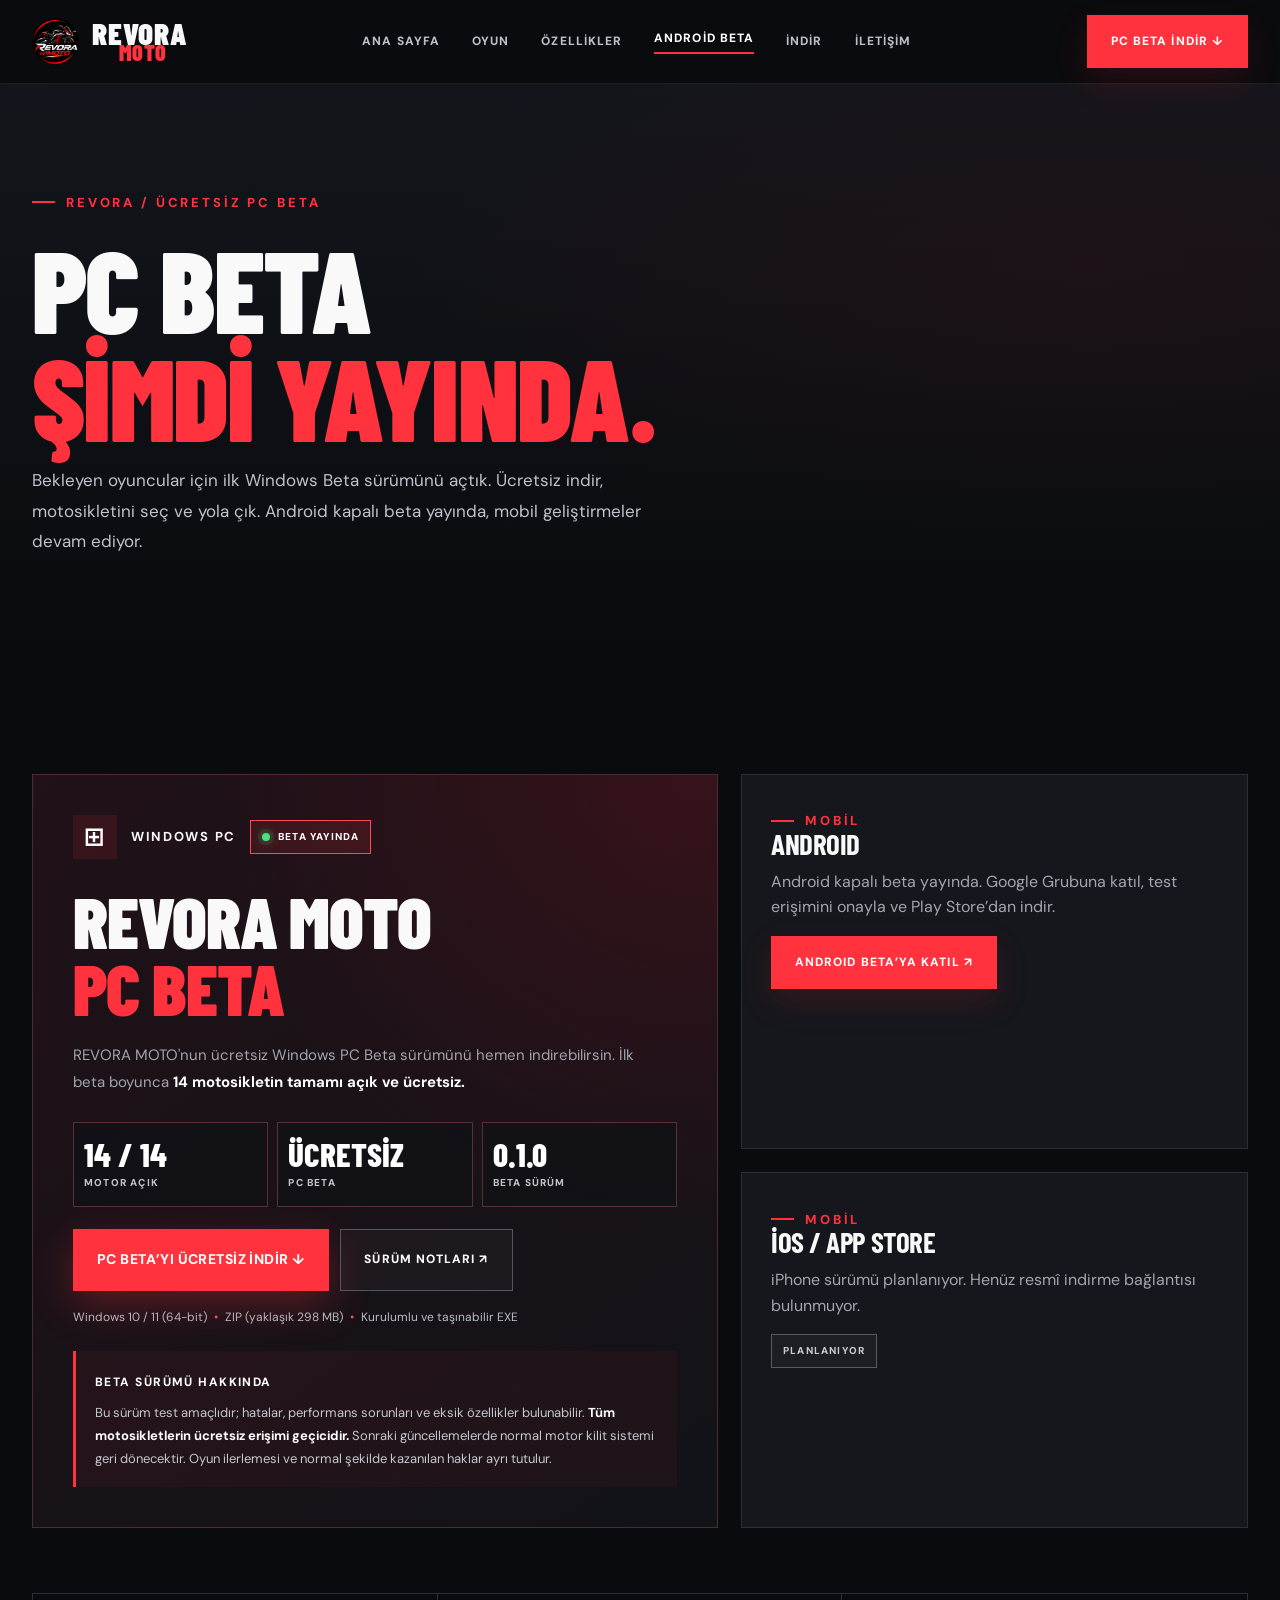
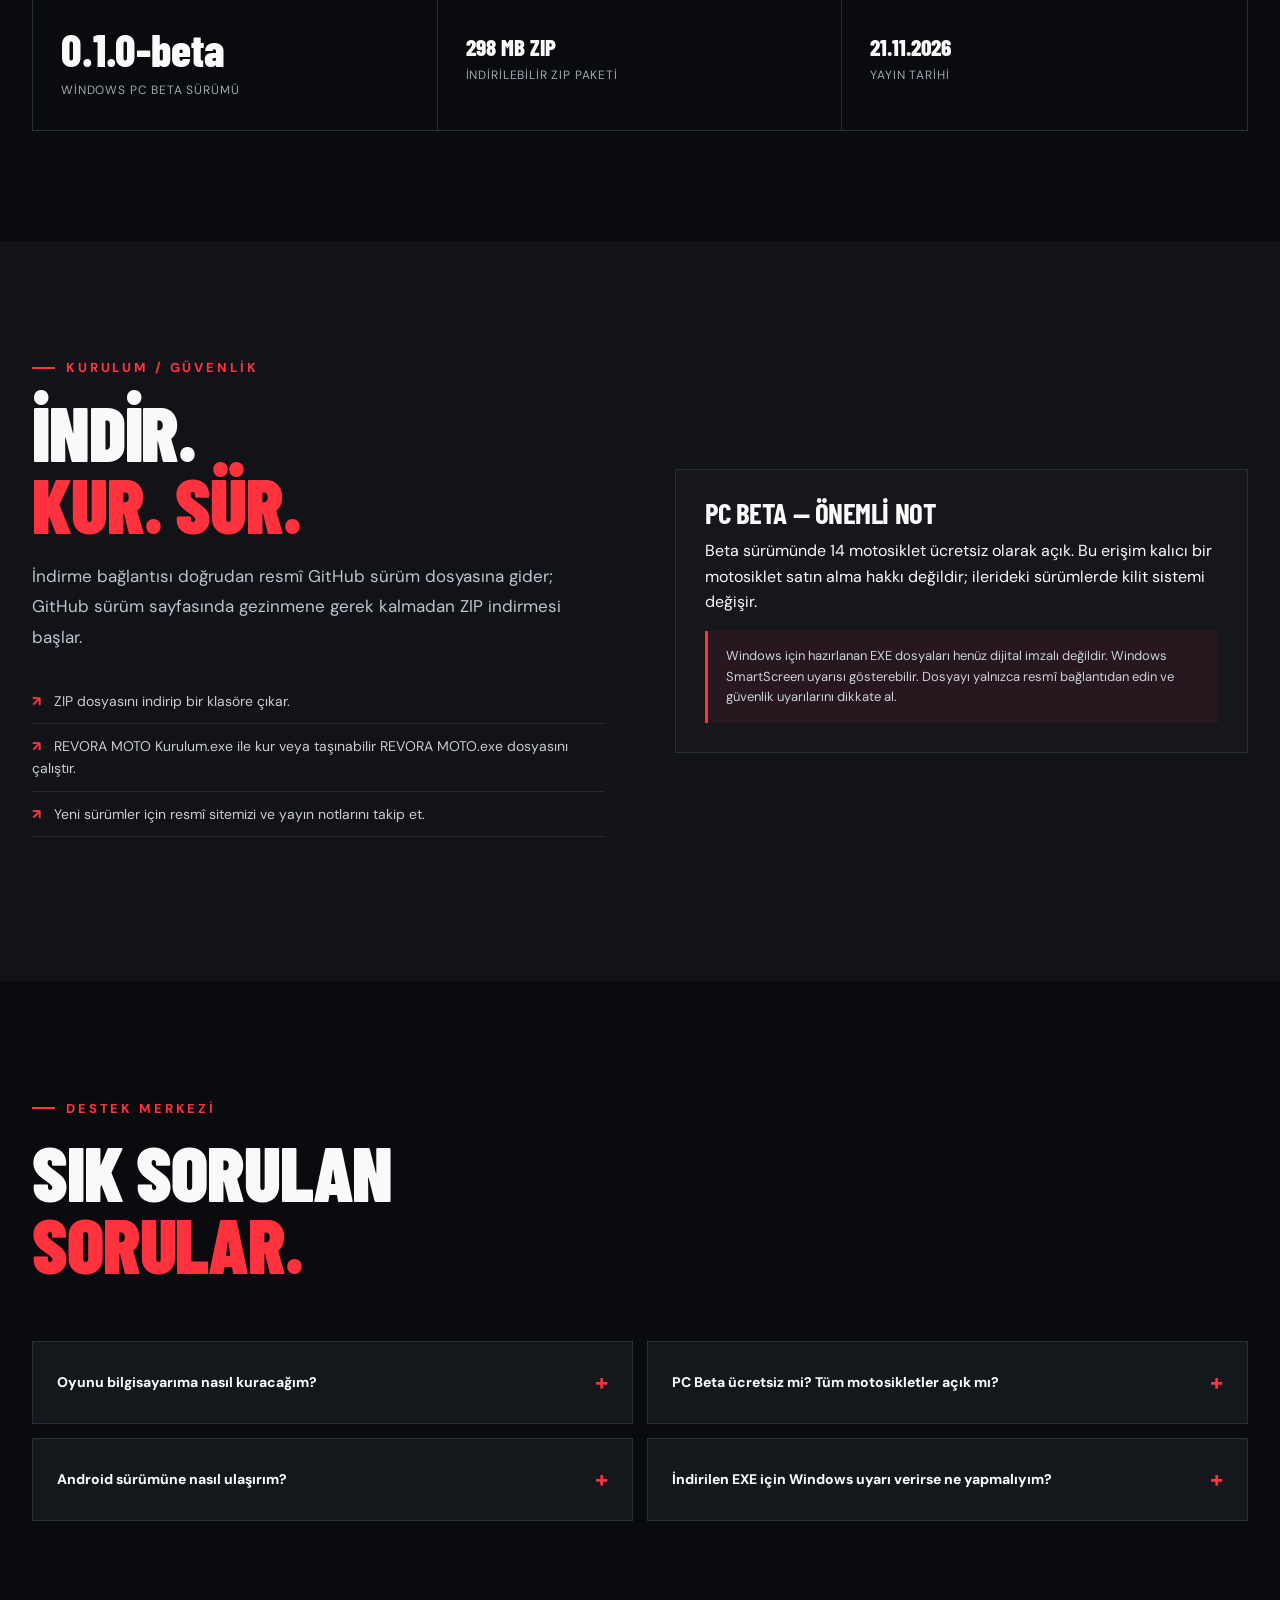
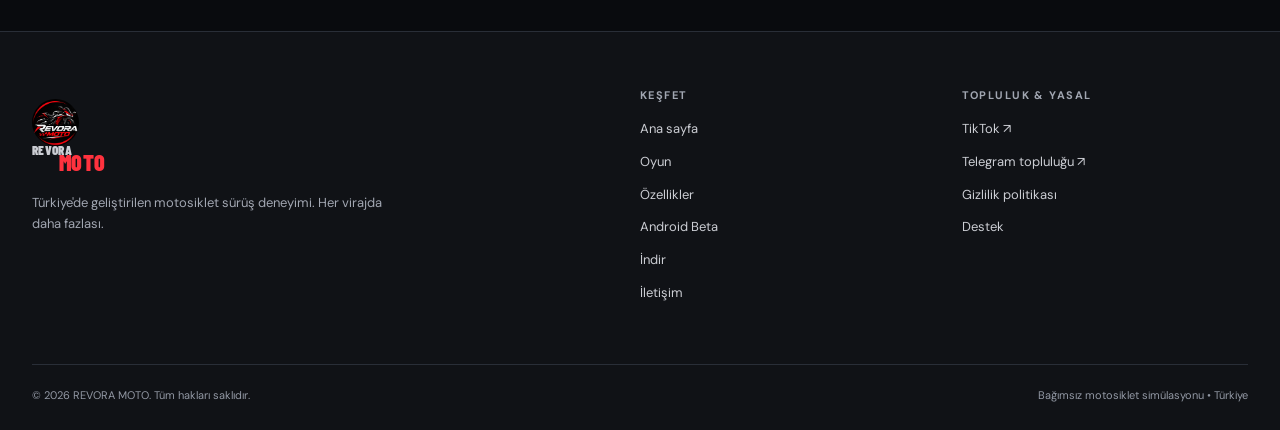
<file: indir.html>
<!DOCTYPE html>

<html lang="tr"><head><meta charset="utf-8"/><meta content="width=device-width,initial-scale=1" name="viewport"/><meta content="#090b0e" name="theme-color"/><meta content="REVORA MOTO ücretsiz Windows PC Beta v0.1.0 indir. 14 motosiklet beta süresince açık; kurulum bilgileri ve mobil sürüm durumu." name="description"/><title>Ücretsiz PC Beta İndir | REVORA MOTO</title><link href="assets/images/icon.png" rel="icon" type="image/png"/><link href="assets/css/style.css" rel="stylesheet"/><link href="https://fonts.googleapis.com" rel="preconnect"/><link crossorigin="" href="https://fonts.gstatic.com" rel="preconnect"/></head><body><header class="site-header"><div class="container header-inner"><a aria-label="REVORA MOTO ana sayfa" class="wordmark" href="index.html"><img alt="" height="47" src="assets/images/revora-logo.webp" width="47"/><span>REVORA <span>MOTO</span></span></a><nav aria-label="Ana menü" class="nav-links" id="navigation"><a class="" href="index.html">Ana sayfa</a><a class="" href="oyun.html">Oyun</a><a class="" href="ozellikler.html">Özellikler</a><a class="active" href="beta.html">Android Beta</a><a href="indir.html">İndir</a><a class="" href="iletisim.html">İletişim</a></nav><a class="btn btn-red header-cta" href="https://github.com/cwtin00/revora-moto-downloads/releases/download/v0.1.0-beta/REVORA_MOTO_PC_BETA.zip">PC BETA İNDİR ↓</a><button aria-controls="navigation" aria-expanded="false" aria-label="Menüyü aç" class="menu-toggle">☰</button></div></header><main><section class="page-hero"><div class="container"><span class="eyebrow">REVORA / Ücretsiz PC Beta</span><h1>PC BETA<br/><span class="red">ŞİMDİ YAYINDA.</span></h1><p class="lead">Bekleyen oyuncular için ilk Windows Beta sürümünü açtık. Ücretsiz indir, motosikletini seç ve yola çık. Android kapalı beta yayında, mobil geliştirmeler devam ediyor.</p></div></section><section class="section"><div class="container"><div class="download-layout"><div class="download-card reveal"><div class="platform"><div aria-hidden="true" class="platform-icon">⊞</div> WINDOWS PC <span class="tag tag-live"><span aria-hidden="true" class="beta-live-dot"></span> BETA YAYINDA</span></div>
<h2>REVORA MOTO<br/><span class="red">PC BETA</span></h2>
<p class="muted beta-intro">REVORA MOTO'nun ücretsiz Windows PC Beta sürümünü hemen indirebilirsin. İlk beta boyunca <strong>14 motosikletin tamamı açık ve ücretsiz.</strong></p>
<div class="beta-highlights"><div><strong>14 / 14</strong><span>MOTOR AÇIK</span></div><div><strong>ÜCRETSİZ</strong><span>PC BETA</span></div><div><strong>0.1.0</strong><span>BETA SÜRÜM</span></div></div>
<div class="download-actions"><a class="btn btn-red btn-download" data-download-windows="" href="https://github.com/cwtin00/revora-moto-downloads/releases/download/v0.1.0-beta/REVORA_MOTO_PC_BETA.zip">PC BETA’YI ÜCRETSİZ İNDİR ↓</a><a class="btn btn-outline" href="https://github.com/cwtin00/revora-moto-downloads/releases/tag/v0.1.0-beta" rel="noopener noreferrer" target="_blank">SÜRÜM NOTLARI ↗</a></div>
<p class="download-helper">Windows 10 / 11 (64-bit) <span aria-hidden="true">•</span> ZIP (yaklaşık 298 MB) <span aria-hidden="true">•</span> Kurulumlu ve taşınabilir EXE</p>
<div class="beta-terms" role="note"><strong>BETA SÜRÜMÜ HAKKINDA</strong><p>Bu sürüm test amaçlıdır; hatalar, performans sorunları ve eksik özellikler bulunabilir. <strong>Tüm motosikletlerin ücretsiz erişimi geçicidir.</strong> Sonraki güncellemelerde normal motor kilit sistemi geri dönecektir. Oyun ilerlemesi ve normal şekilde kazanılan haklar ayrı tutulur.</p></div>
</div><div class="download-side"><div class="mini-card reveal"><span class="eyebrow">Mobil</span><h3>ANDROID</h3><p class="muted">Android kapalı beta yayında. Google Grubuna katıl, test erişimini onayla ve Play Store’dan indir.</p><a class="btn btn-red" href="beta.html">ANDROID BETA’YA KATIL ↗</a></div><div class="mini-card reveal"><span class="eyebrow">Mobil</span><h3>iOS / APP STORE</h3><p class="muted">iPhone sürümü planlanıyor. Henüz resmî indirme bağlantısı bulunmuyor.</p><span class="tag neutral">PLANLANIYOR</span></div></div></div><div class="stat-bar reveal"><div class="stat"><strong data-version="">0.1.0-beta</strong><span>Windows PC Beta sürümü</span></div><div class="stat"><strong data-file-size="" style="font-size:23px;margin-top:11px">298 MB ZIP</strong><span>İndirilebilir ZIP paketi</span></div><div class="stat"><strong data-release-date="" style="font-size:23px;margin-top:11px">21.11.2026</strong><span>Yayın tarihi</span></div></div></div></section><section class="section" style="background:#111318"><div class="container split"><div class="reveal"><span class="eyebrow">KURULUM / GÜVENLİK</span><h2>İNDİR.<br/><span class="red">KUR. SÜR.</span></h2><p class="lead">İndirme bağlantısı doğrudan resmî GitHub sürüm dosyasına gider; GitHub sürüm sayfasında gezinmene gerek kalmadan ZIP indirmesi başlar.</p><ul class="bullet-check"><li>ZIP dosyasını indirip bir klasöre çıkar.</li><li>REVORA MOTO Kurulum.exe ile kur veya taşınabilir REVORA MOTO.exe dosyasını çalıştır.</li><li>Yeni sürümler için resmî sitemizi ve yayın notlarını takip et.</li></ul></div><div class="mini-card reveal"><h3>PC BETA — ÖNEMLİ NOT</h3>
<p>Beta sürümünde 14 motosiklet ücretsiz olarak açık. Bu erişim kalıcı bir motosiklet satın alma hakkı değildir; ilerideki sürümlerde kilit sistemi değişir.</p>
<div class="notice">Windows için hazırlanan EXE dosyaları henüz dijital imzalı değildir. Windows SmartScreen uyarısı gösterebilir. Dosyayı yalnızca resmî bağlantıdan edin ve güvenlik uyarılarını dikkate al.</div></div></div></section><section class="section"><div class="container"><div class="section-header"><div><span class="eyebrow">Destek merkezi</span><h2>SIK SORULAN<br/><span class="red">SORULAR.</span></h2></div></div><div class="faq"><details><summary>Oyunu bilgisayarıma nasıl kuracağım?</summary><p>Ücretsiz PC Beta ZIP dosyasını indirin ve klasöre çıkarın. REVORA MOTO Kurulum.exe ile kurulum yapabilir veya taşınabilir REVORA MOTO.exe uygulamasını doğrudan çalıştırabilirsiniz. Gerekli yan dosyaları silmeyin.</p></details><details><summary>PC Beta ücretsiz mi? Tüm motosikletler açık mı?</summary><p>Evet. 0.1.0-beta sürümünde 14 motosikletin tamamı ücretsiz ve kilitsizdir. Bu beta erişimi geçicidir; gelecek sürümlerde normal kilit sistemi geri gelecektir.</p></details><details><summary>Android sürümüne nasıl ulaşırım?</summary><p>Android kapalı beta yayında. <a href="beta.html">Katılım sayfasındaki</a> üç adımı sırasıyla tamamlayarak oyunu indirebilirsin.</p></details><details><summary>İndirilen EXE için Windows uyarı verirse ne yapmalıyım?</summary><p>PC Beta uygulamaları henüz dijital olarak imzalanmadığı için güvenlik uyarısı görebilirsiniz. Bağlantının resmî GitHub sürümünden geldiğini doğrulayın, güvenlik yazılımınızın uyarılarını dikkate alın.</p></details></div></div></section></main><footer class="footer"><div class="container"><div class="footer-grid"><div><a class="wordmark" href="index.html"><img alt="" height="47" src="assets/images/revora-logo.webp" width="47"/><span>REVORA <span>MOTO</span></span></a><p class="muted" style="max-width:360px;margin-top:22px;font-size:13px">Türkiye'de geliştirilen motosiklet sürüş deneyimi. Her virajda daha fazlası.</p></div><div><h4>Keşfet</h4><a href="index.html">Ana sayfa</a><a href="oyun.html">Oyun</a><a href="ozellikler.html">Özellikler</a><a href="beta.html">Android Beta</a><a href="indir.html">İndir</a><a href="iletisim.html">İletişim</a></div><div><h4>Topluluk &amp; yasal</h4><a data-tiktok-link="" href="#" rel="noopener noreferrer" target="_blank">TikTok ↗</a><a data-telegram-link="" href="https://t.me/+flix45VnpHE5ZTc0" rel="noopener noreferrer" target="_blank">Telegram topluluğu ↗</a><a href="gizlilik.html">Gizlilik politikası</a><a href="iletisim.html">Destek</a></div></div><div class="footer-bottom"><span>© 2026 REVORA MOTO. Tüm hakları saklıdır.</span><span>Bağımsız motosiklet simülasyonu • Türkiye</span></div></div></footer><script src="assets/js/config.js"></script><script src="assets/js/main.js"></script></body></html>
</file>
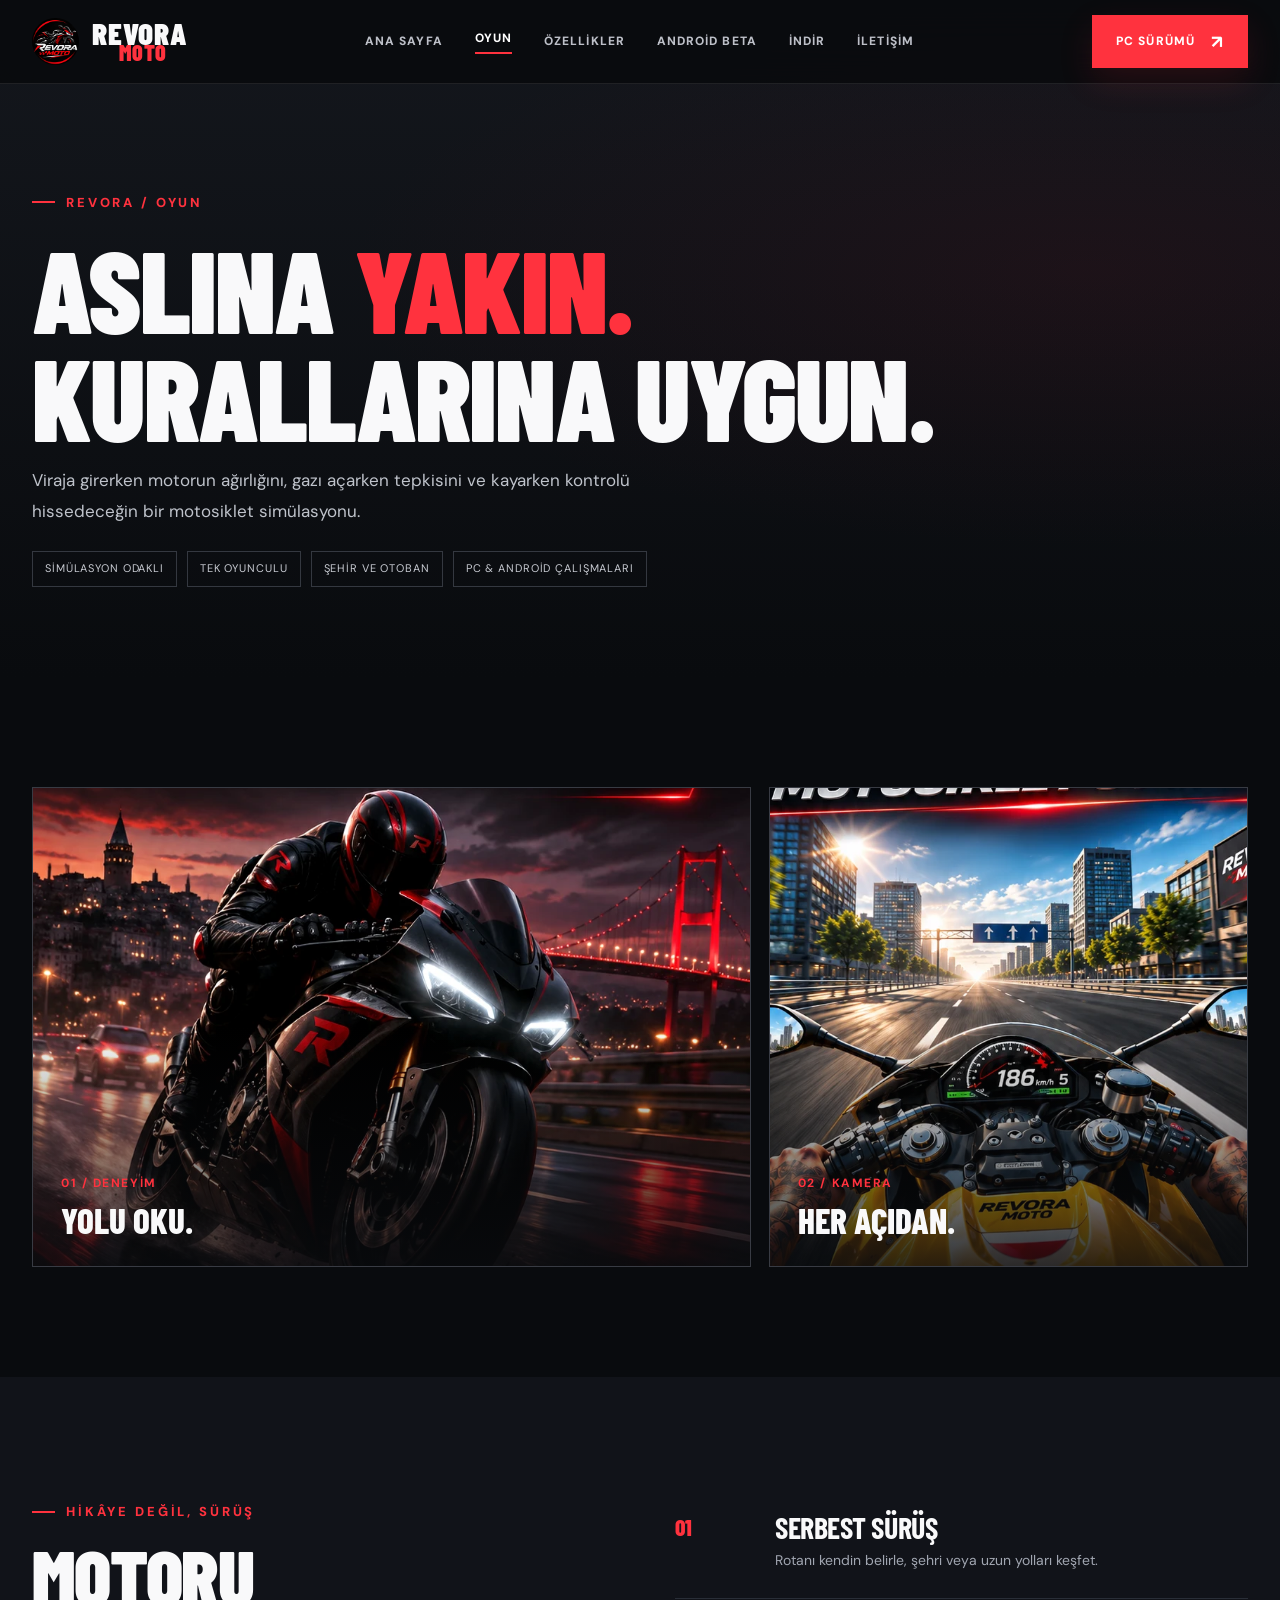
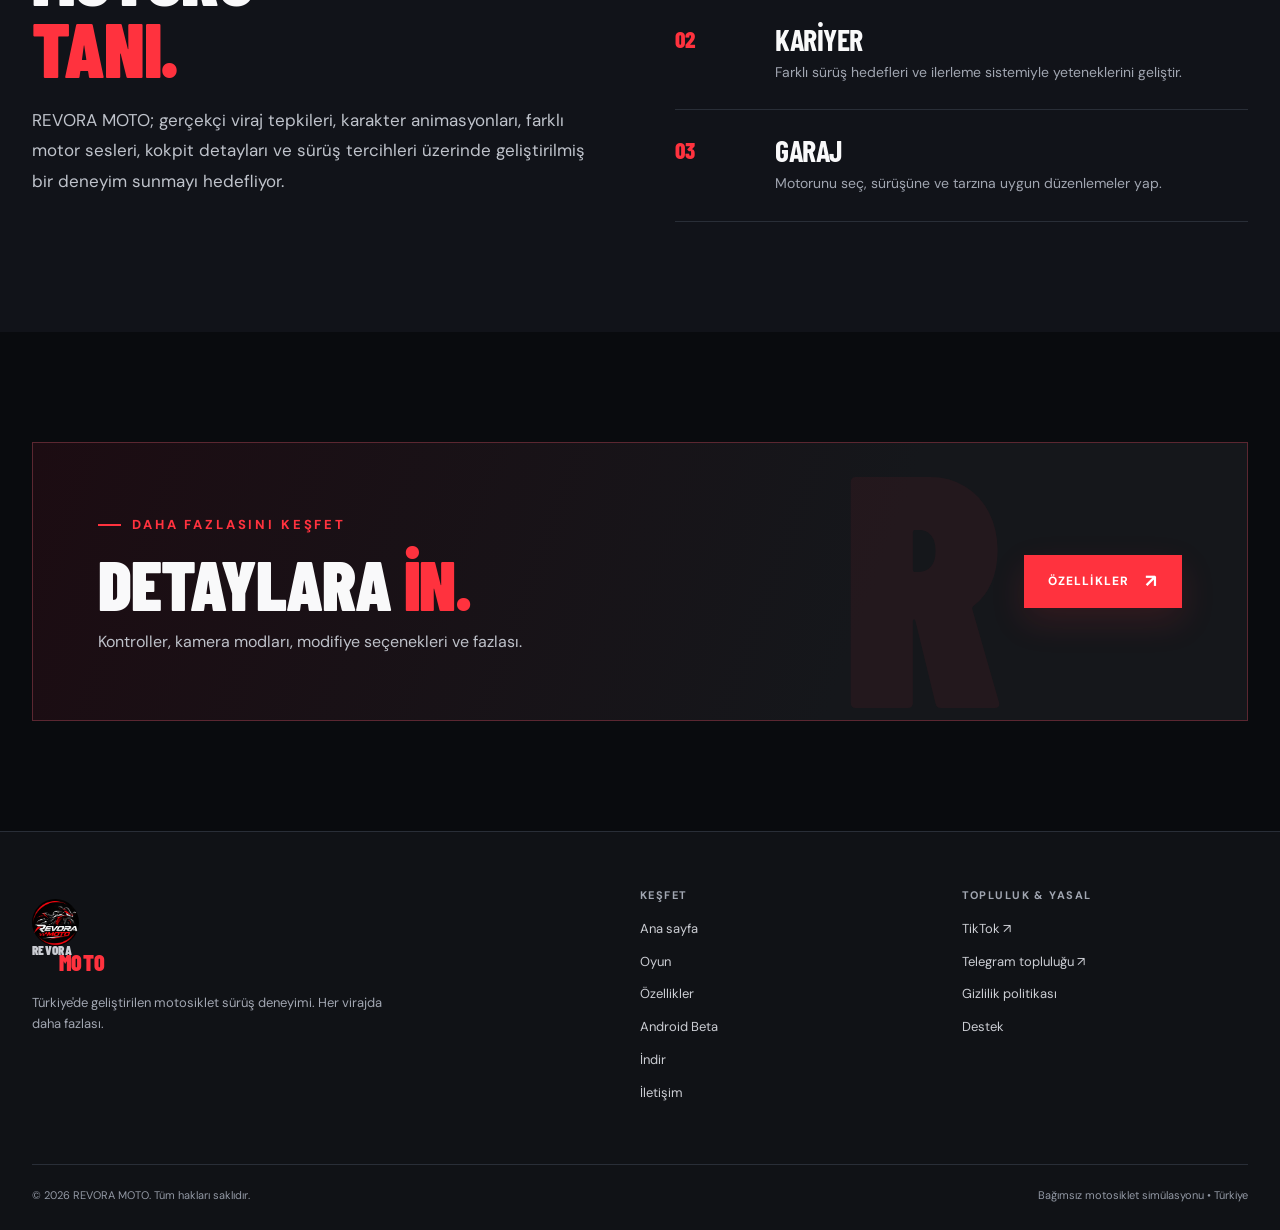
<file: oyun.html>
<!DOCTYPE html>
<html lang="tr"><head><meta charset="utf-8"/><meta content="width=device-width,initial-scale=1" name="viewport"/><meta content="#090b0e" name="theme-color"/><meta content="REVORA MOTO oyun deneyimi: serbest sürüş, kariyer, garaj, şehir ve otoban." name="description"/><title>Oyun | REVORA MOTO</title><link href="assets/images/icon.png" rel="icon" type="image/png"/><link href="assets/css/style.css" rel="stylesheet"/><link href="https://fonts.googleapis.com" rel="preconnect"/><link crossorigin="" href="https://fonts.gstatic.com" rel="preconnect"/></head><body><header class="site-header"><div class="container header-inner"><a aria-label="REVORA MOTO ana sayfa" class="wordmark" href="index.html"><img alt="" height="47" src="assets/images/revora-logo.webp" width="47"/><span>REVORA <span>MOTO</span></span></a><nav aria-label="Ana menü" class="nav-links" id="navigation"><a class="" href="index.html">Ana sayfa</a><a class="active" href="oyun.html">Oyun</a><a class="" href="ozellikler.html">Özellikler</a><a class="" href="beta.html">Android Beta</a><a href="indir.html">İndir</a><a class="" href="iletisim.html">İletişim</a></nav><a class="btn btn-red header-cta" href="indir.html">PC SÜRÜMÜ <span class="arrow">↗</span></a><button aria-controls="navigation" aria-expanded="false" aria-label="Menüyü aç" class="menu-toggle">☰</button></div></header><main><section class="page-hero"><div class="container"><span class="eyebrow">REVORA / Oyun</span><h1>ASLINA <span class="red">YAKIN.</span><br/>KURALLARINA UYGUN.</h1><p class="lead">Viraja girerken motorun ağırlığını, gazı açarken tepkisini ve kayarken kontrolü hissedeceğin bir motosiklet simülasyonu.</p><div class="pill-list" style="margin-top:25px"><span>Simülasyon odaklı</span><span>Tek oyunculu</span><span>Şehir ve otoban</span><span>PC &amp; Android çalışmaları</span></div></div></section><section class="section"><div class="container"><div class="showcase-grid"><div class="photo-panel reveal"><img alt="REVORA MOTO yüksek hızlı sürüş görseli" loading="lazy" src="assets/images/hero-bike.webp"/><div class="floating-label"><small>01 / DENEYİM</small>YOLU OKU.</div></div><div class="photo-panel reveal"><img alt="Motorun gidon ve kokpit görünümü" loading="lazy" src="assets/images/cockpit.webp"/><div class="floating-label"><small>02 / KAMERA</small>HER AÇIDAN.</div></div></div></div></section><section class="section" style="background:#111319"><div class="container split"><div><span class="eyebrow">Hikâye değil, sürüş</span><h2>MOTORU<br/><span class="red">TANI.</span></h2><p class="lead">REVORA MOTO; gerçekçi viraj tepkileri, karakter animasyonları, farklı motor sesleri, kokpit detayları ve sürüş tercihleri üzerinde geliştirilmiş bir deneyim sunmayı hedefliyor.</p></div><div><div class="detail-row"><strong>01</strong><div><h3>SERBEST SÜRÜŞ</h3><p>Rotanı kendin belirle, şehri veya uzun yolları keşfet.</p></div></div><div class="detail-row"><strong>02</strong><div><h3>KARİYER</h3><p>Farklı sürüş hedefleri ve ilerleme sistemiyle yeteneklerini geliştir.</p></div></div><div class="detail-row"><strong>03</strong><div><h3>GARAJ</h3><p>Motorunu seç, sürüşüne ve tarzına uygun düzenlemeler yap.</p></div></div></div></div></section><section class="section"><div class="container callout"><div><span class="eyebrow">Daha fazlasını keşfet</span><h2>DETAYLARA <span class="red">İN.</span></h2><p>Kontroller, kamera modları, modifiye seçenekleri ve fazlası.</p></div><a class="btn btn-red" href="ozellikler.html">ÖZELLİKLER <span class="arrow">↗</span></a></div></section></main><footer class="footer"><div class="container"><div class="footer-grid"><div><a class="wordmark" href="index.html"><img alt="" height="47" src="assets/images/revora-logo.webp" width="47"/><span>REVORA <span>MOTO</span></span></a><p class="muted" style="max-width:360px;margin-top:22px;font-size:13px">Türkiye'de geliştirilen motosiklet sürüş deneyimi. Her virajda daha fazlası.</p></div><div><h4>Keşfet</h4><a href="index.html">Ana sayfa</a><a href="oyun.html">Oyun</a><a href="ozellikler.html">Özellikler</a><a href="beta.html">Android Beta</a><a href="indir.html">İndir</a><a href="iletisim.html">İletişim</a></div><div><h4>Topluluk &amp; yasal</h4><a data-tiktok-link="" href="#" rel="noopener noreferrer" target="_blank">TikTok ↗</a><a data-telegram-link="" href="https://t.me/+flix45VnpHE5ZTc0" rel="noopener noreferrer" target="_blank">Telegram topluluğu ↗</a><a href="gizlilik.html">Gizlilik politikası</a><a href="iletisim.html">Destek</a></div></div><div class="footer-bottom"><span>© 2026 REVORA MOTO. Tüm hakları saklıdır.</span><span>Bağımsız motosiklet simülasyonu • Türkiye</span></div></div></footer><script src="assets/js/config.js"></script><script src="assets/js/main.js"></script></body></html>
</file>
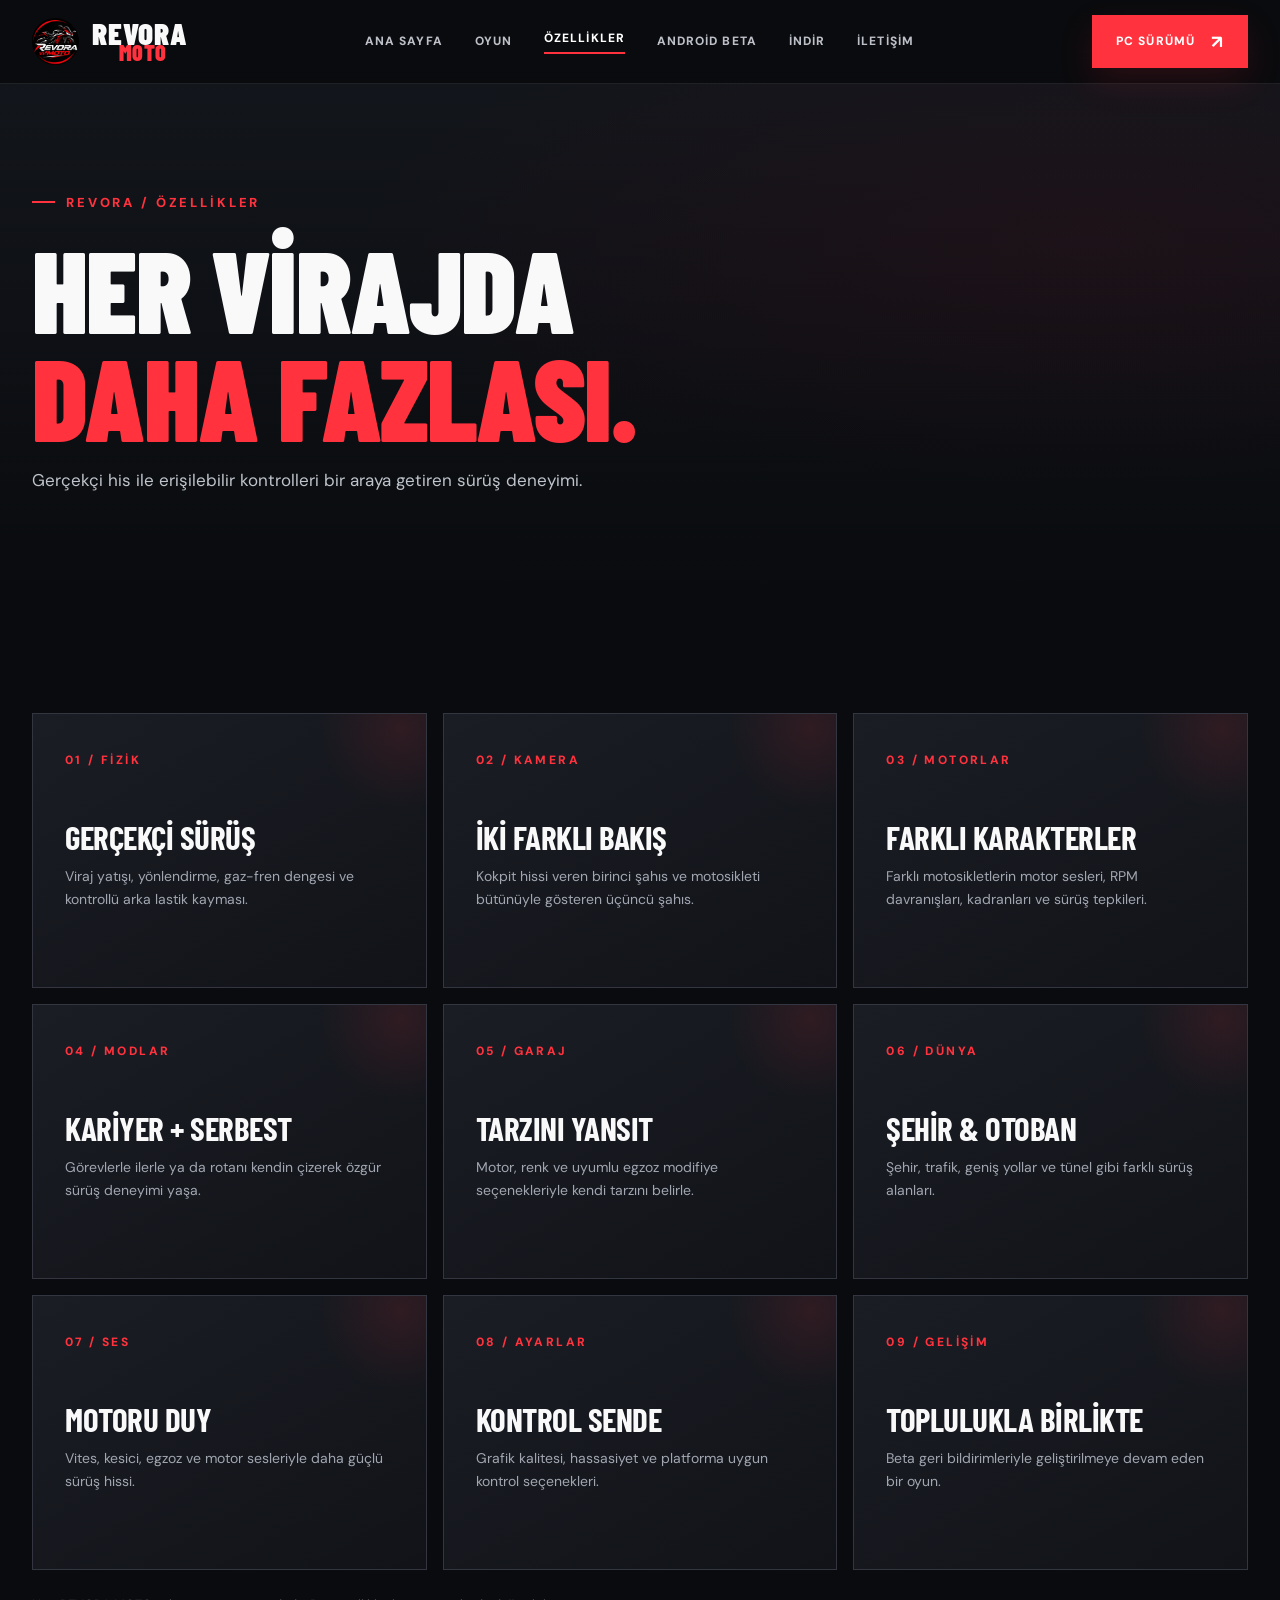
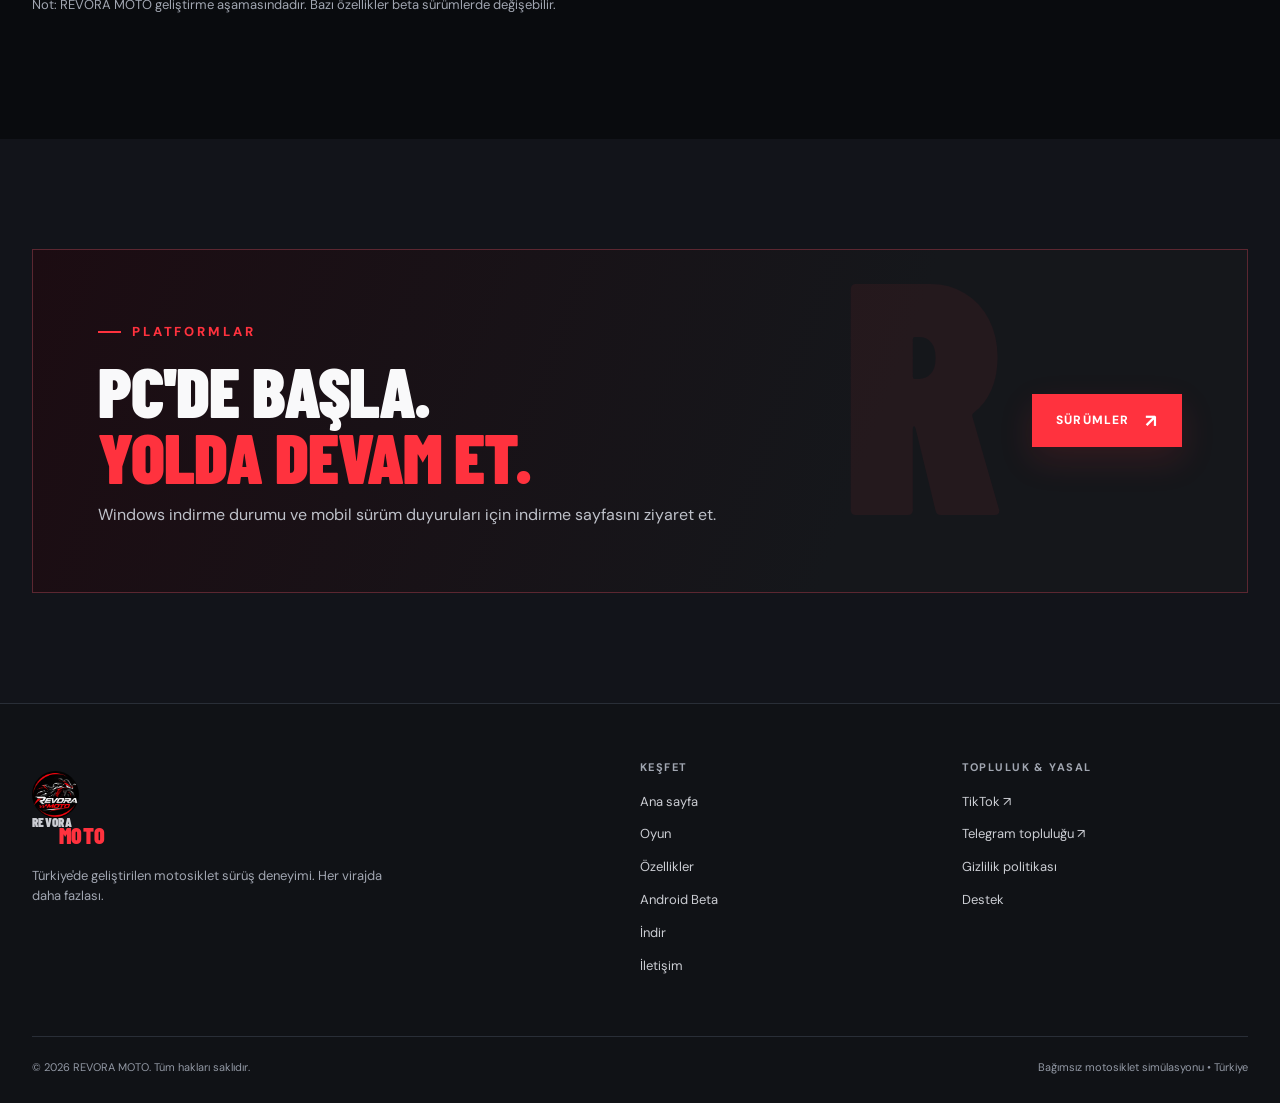
<file: ozellikler.html>
<!DOCTYPE html>
<html lang="tr"><head><meta charset="utf-8"/><meta content="width=device-width,initial-scale=1" name="viewport"/><meta content="#090b0e" name="theme-color"/><meta content="REVORA MOTO oyun özellikleri, motosiklet fiziği, modifiye, kamera ve sürüş modları." name="description"/><title>Özellikler | REVORA MOTO</title><link href="assets/images/icon.png" rel="icon" type="image/png"/><link href="assets/css/style.css" rel="stylesheet"/><link href="https://fonts.googleapis.com" rel="preconnect"/><link crossorigin="" href="https://fonts.gstatic.com" rel="preconnect"/></head><body><header class="site-header"><div class="container header-inner"><a aria-label="REVORA MOTO ana sayfa" class="wordmark" href="index.html"><img alt="" height="47" src="assets/images/revora-logo.webp" width="47"/><span>REVORA <span>MOTO</span></span></a><nav aria-label="Ana menü" class="nav-links" id="navigation"><a class="" href="index.html">Ana sayfa</a><a class="" href="oyun.html">Oyun</a><a class="active" href="ozellikler.html">Özellikler</a><a class="" href="beta.html">Android Beta</a><a href="indir.html">İndir</a><a class="" href="iletisim.html">İletişim</a></nav><a class="btn btn-red header-cta" href="indir.html">PC SÜRÜMÜ <span class="arrow">↗</span></a><button aria-controls="navigation" aria-expanded="false" aria-label="Menüyü aç" class="menu-toggle">☰</button></div></header><main><section class="page-hero"><div class="container"><span class="eyebrow">REVORA / Özellikler</span><h1>HER VİRAJDA<br/><span class="red">DAHA FAZLASI.</span></h1><p class="lead">Gerçekçi his ile erişilebilir kontrolleri bir araya getiren sürüş deneyimi.</p></div></section><section class="section"><div class="container"><div class="feature-grid"><article class="feature-card reveal"><span class="feature-num">01 / FİZİK</span><h3>GERÇEKÇİ SÜRÜŞ</h3><p>Viraj yatışı, yönlendirme, gaz-fren dengesi ve kontrollü arka lastik kayması.</p></article><article class="feature-card reveal"><span class="feature-num">02 / KAMERA</span><h3>İKİ FARKLI BAKIŞ</h3><p>Kokpit hissi veren birinci şahıs ve motosikleti bütünüyle gösteren üçüncü şahıs.</p></article><article class="feature-card reveal"><span class="feature-num">03 / MOTORLAR</span><h3>FARKLI KARAKTERLER</h3><p>Farklı motosikletlerin motor sesleri, RPM davranışları, kadranları ve sürüş tepkileri.</p></article><article class="feature-card reveal"><span class="feature-num">04 / MODLAR</span><h3>KARİYER + SERBEST</h3><p>Görevlerle ilerle ya da rotanı kendin çizerek özgür sürüş deneyimi yaşa.</p></article><article class="feature-card reveal"><span class="feature-num">05 / GARAJ</span><h3>TARZINI YANSIT</h3><p>Motor, renk ve uyumlu egzoz modifiye seçenekleriyle kendi tarzını belirle.</p></article><article class="feature-card reveal"><span class="feature-num">06 / DÜNYA</span><h3>ŞEHİR &amp; OTOBAN</h3><p>Şehir, trafik, geniş yollar ve tünel gibi farklı sürüş alanları.</p></article><article class="feature-card reveal"><span class="feature-num">07 / SES</span><h3>MOTORU DUY</h3><p>Vites, kesici, egzoz ve motor sesleriyle daha güçlü sürüş hissi.</p></article><article class="feature-card reveal"><span class="feature-num">08 / AYARLAR</span><h3>KONTROL SENDE</h3><p>Grafik kalitesi, hassasiyet ve platforma uygun kontrol seçenekleri.</p></article><article class="feature-card reveal"><span class="feature-num">09 / GELİŞİM</span><h3>TOPLULUKLA BİRLİKTE</h3><p>Beta geri bildirimleriyle geliştirilmeye devam eden bir oyun.</p></article></div><p class="small" style="margin-top:25px">Not: REVORA MOTO geliştirme aşamasındadır. Bazı özellikler beta sürümlerde değişebilir.</p></div></section><section class="section" style="background:#12141a"><div class="container callout"><div><span class="eyebrow">Platformlar</span><h2>PC'DE BAŞLA.<br/><span class="red">YOLDA DEVAM ET.</span></h2><p>Windows indirme durumu ve mobil sürüm duyuruları için indirme sayfasını ziyaret et.</p></div><a class="btn btn-red" href="indir.html">SÜRÜMLER <span class="arrow">↗</span></a></div></section></main><footer class="footer"><div class="container"><div class="footer-grid"><div><a class="wordmark" href="index.html"><img alt="" height="47" src="assets/images/revora-logo.webp" width="47"/><span>REVORA <span>MOTO</span></span></a><p class="muted" style="max-width:360px;margin-top:22px;font-size:13px">Türkiye'de geliştirilen motosiklet sürüş deneyimi. Her virajda daha fazlası.</p></div><div><h4>Keşfet</h4><a href="index.html">Ana sayfa</a><a href="oyun.html">Oyun</a><a href="ozellikler.html">Özellikler</a><a href="beta.html">Android Beta</a><a href="indir.html">İndir</a><a href="iletisim.html">İletişim</a></div><div><h4>Topluluk &amp; yasal</h4><a data-tiktok-link="" href="#" rel="noopener noreferrer" target="_blank">TikTok ↗</a><a data-telegram-link="" href="https://t.me/+flix45VnpHE5ZTc0" rel="noopener noreferrer" target="_blank">Telegram topluluğu ↗</a><a href="gizlilik.html">Gizlilik politikası</a><a href="iletisim.html">Destek</a></div></div><div class="footer-bottom"><span>© 2026 REVORA MOTO. Tüm hakları saklıdır.</span><span>Bağımsız motosiklet simülasyonu • Türkiye</span></div></div></footer><script src="assets/js/config.js"></script><script src="assets/js/main.js"></script></body></html>
</file>
<file: assets/css/style.css>
@import url('https://fonts.googleapis.com/css2?family=Barlow+Condensed:wght@400;500;600;700;800;900&family=DM+Sans:wght@400;500;600;700&display=swap');
:root{--bg:#090b0e;--bg2:#111419;--panel:#171a20;--line:#292e37;--red:#ff323e;--red2:#ab1326;--white:#f9f9fa;--muted:#a1a6b1;--radius:18px;--container:1220px}*{box-sizing:border-box}html{scroll-behavior:smooth}body{margin:0;background:var(--bg);color:var(--white);font-family:'DM Sans',system-ui,sans-serif;line-height:1.6;overflow-x:hidden}body::before{content:'';position:fixed;inset:0;z-index:-1;pointer-events:none;background:radial-gradient(ellipse 50% 42% at 95% -5%,rgba(151,17,35,.11),transparent 70%)}a{text-decoration:none;color:inherit}button,input,textarea{font:inherit}button{cursor:pointer}img{max-width:100%;display:block}::selection{background:var(--red);color:white}.container{width:min(var(--container),calc(100% - 64px));margin:auto}.eyebrow{font:800 13px 'DM Sans';letter-spacing:.22em;text-transform:uppercase;color:var(--red);display:inline-flex;align-items:center;gap:11px}.eyebrow:before{content:'';width:23px;height:2px;background:var(--red)}h1,h2,h3,h4,p{margin-top:0}h1,h2,h3,.display{font-family:'Barlow Condensed',Impact,sans-serif;letter-spacing:-.015em;text-transform:uppercase;line-height:.94}h1{font-size:clamp(64px,9vw,139px);font-weight:900;margin:23px 0}h2{font-size:clamp(46px,6vw,86px);font-weight:850;margin:18px 0 22px}h3{font-size:clamp(26px,3vw,35px);margin-bottom:12px}.red{color:var(--red)}.muted{color:var(--muted)}.lead{font-size:17px;max-width:600px;color:#bfc3cb;line-height:1.8}.small{font-size:13px;color:var(--muted)}.btn{min-height:53px;padding:14px 23px;display:inline-flex;align-items:center;justify-content:center;gap:16px;border:1px solid transparent;text-transform:uppercase;font-weight:800;font-size:12px;letter-spacing:.09em;transition:.24s ease;position:relative}.btn-red{background:var(--red);color:#fff;box-shadow:0 13px 35px #ff323e21}.btn-red:hover{background:#e51c2d;transform:translateY(-2px);box-shadow:0 18px 38px #ff323e36}.btn-outline{border-color:#525762;background:#ffffff08;color:white}.btn-outline:hover{border-color:var(--red);background:#ff323e16;transform:translateY(-2px)}.btn:focus-visible,a:focus-visible,input:focus-visible,textarea:focus-visible{outline:2px solid #fff;outline-offset:4px}.btn[disabled]{cursor:not-allowed;opacity:.48;box-shadow:none;transform:none}.arrow{font-size:18px;line-height:0}.site-header{height:84px;position:fixed;top:0;z-index:100;width:100%;border-bottom:1px solid #ffffff18;background:#08090ccf;backdrop-filter:blur(20px);-webkit-backdrop-filter:blur(20px)}.header-inner{height:100%;display:flex;align-items:center;justify-content:space-between;gap:30px}.wordmark{display:flex;align-items:center;gap:13px;font:900 31px/0.72 'Barlow Condensed';letter-spacing:.025em;white-space:nowrap}.wordmark img{width:47px;height:47px;object-fit:cover;border-radius:50%}.wordmark span span{display:block;color:var(--red);margin-left:27px;font-size:22px}.nav-links{display:flex;align-items:center;gap:32px}.nav-links>a{color:#bdc0c8;font-size:12px;font-weight:800;letter-spacing:.09em;text-transform:uppercase;transition:.2s}.nav-links>a:hover,.nav-links>a.active{color:white}.nav-links>a.active:after{content:'';display:block;height:2px;background:var(--red);margin-top:4px}.menu-toggle{display:none;align-items:center;justify-content:center;border:1px solid var(--line);background:none;color:white;width:44px;height:44px;font-size:24px}.header-cta{white-space:nowrap}.hero{min-height:800px;height:min(940px,100svh);position:relative;display:flex;align-items:center;overflow:hidden;padding-top:84px;background:#0b0d10}.hero-visual{position:absolute;inset:0;pointer-events:none}.hero-visual img{width:100%;height:100%;object-fit:cover;object-position:64% 45%;opacity:.84;filter:saturate(.78) contrast(1.05)}.hero-visual:after{content:'';position:absolute;inset:0;background:linear-gradient(90deg,#090b0ef5 0%,#090b0ed4 30%,#090b0e4a 68%,#090b0e38 100%),linear-gradient(0deg,#090b0e 0%,transparent 32%,#090b0e42 100%)}.hero-content{position:relative;z-index:2;padding:40px 0 95px}.hero h1{max-width:960px}.hero p{max-width:480px}.hero-actions{display:flex;gap:12px;flex-wrap:wrap;margin:34px 0}.hero-meta{display:flex;gap:35px;border-top:1px solid #ffffff35;padding-top:23px;margin-top:55px;width:fit-content}.hero-meta div{display:grid;gap:2px}.hero-meta strong{font-size:13px;text-transform:uppercase;letter-spacing:.08em}.hero-meta small{font-size:11px;color:var(--muted);text-transform:uppercase}.hero-scroll{position:absolute;bottom:24px;left:50%;transform:translateX(-50%);font-size:10px;letter-spacing:.18em;color:#a5a5ae;text-transform:uppercase;z-index:2}.hero-scroll:after{content:'';height:29px;width:1px;background:var(--red);display:block;margin:7px auto 0}.ticker{border-top:1px solid var(--line);border-bottom:1px solid var(--line);overflow:hidden;background:#111318}.ticker-track{width:max-content;display:flex;gap:48px;white-space:nowrap;animation:marquee 28s linear infinite;padding:18px 0;font:800 22px 'Barlow Condensed';letter-spacing:.13em}.ticker-track span:before{content:'✦';color:var(--red);margin-right:48px}@keyframes marquee{to{transform:translateX(-50%)}}.section{padding:110px 0}.section-header{display:flex;justify-content:space-between;gap:40px;align-items:end;margin-bottom:40px}.section-header p{max-width:420px}.feature-grid{display:grid;grid-template-columns:repeat(3,minmax(0,1fr));gap:16px}.feature-card{position:relative;min-height:275px;background:linear-gradient(150deg,#1a1d24,#111318);border:1px solid #333641;padding:32px;overflow:hidden;transition:border-color .3s,transform .3s}.feature-card:hover{border-color:#a8323e;transform:translateY(-5px)}.feature-card:before{content:'';position:absolute;width:170px;height:170px;background:radial-gradient(circle,#ff323e1c,transparent 68%);top:-70px;right:-60px}.feature-num{color:var(--red);font-size:12px;font-weight:800;letter-spacing:.2em}.feature-card h3{margin:51px 0 12px;font-size:33px}.feature-card p{margin:0;color:var(--muted);font-size:14px}.split{display:grid;grid-template-columns:1fr 1fr;align-items:center;gap:70px}.photo-panel{min-height:550px;position:relative;overflow:hidden;border:1px solid #383b43;background:#17191f}.photo-panel img{width:100%;height:100%;position:absolute;inset:0;object-fit:cover}.photo-panel:after{content:'';position:absolute;inset:0;background:linear-gradient(0deg,#090b0ed6,transparent 50%)}.photo-label{position:absolute;bottom:28px;left:30px;z-index:2;font:800 32px 'Barlow Condensed';text-transform:uppercase}.photo-label small{display:block;color:var(--red);font:700 11px 'DM Sans';letter-spacing:.14em;margin-bottom:10px}.bullet-check{list-style:none;padding:0;margin:26px 0 34px}.bullet-check li{padding:11px 0;border-bottom:1px solid #ffffff18;color:#c9cbd0;font-size:14px}.bullet-check li:before{content:'↗';margin-right:13px;color:var(--red);font-weight:900}.callout{padding:65px;background:linear-gradient(110deg,#1c0c12,#15171b 68%);border:1px solid #5b2731;display:flex;align-items:center;justify-content:space-between;gap:40px;position:relative;overflow:hidden}.callout h2{font-size:clamp(40px,5.5vw,70px);margin-bottom:12px}.callout p{margin:0;color:#bec1c9}.callout:after{content:'R';position:absolute;right:20%;top:-65px;color:#ff323e10;font:900 330px 'Barlow Condensed';pointer-events:none}.page-hero{padding:185px 0 90px;position:relative;overflow:hidden;background:radial-gradient(ellipse at 85% 40%,#5e13202b,transparent 48%),linear-gradient(180deg,#14171d,#090b0e)}.page-hero h1{font-size:clamp(65px,9vw,117px);margin-bottom:15px}.page-hero p{max-width:650px}.big-image{width:100%;height:520px;object-fit:cover;border:1px solid #34363f}.stat-bar{display:grid;grid-template-columns:repeat(3,1fr);border:1px solid var(--line);margin-top:65px}.stat{padding:28px;border-right:1px solid var(--line)}.stat:last-child{border-right:0}.stat strong{display:block;font:800 45px 'Barlow Condensed'}.stat span{font-size:12px;letter-spacing:.07em;text-transform:uppercase;color:var(--muted)}.detail-row{display:grid;grid-template-columns:80px 1fr;gap:20px;border-bottom:1px solid var(--line);padding:26px 0}.detail-row>strong{font:800 23px 'Barlow Condensed';color:var(--red)}.detail-row h3{font-size:30px;margin-bottom:8px}.detail-row p{color:var(--muted);max-width:700px;font-size:14px;margin:0}.download-layout{display:grid;grid-template-columns:1.15fr .85fr;gap:23px}.download-card{border:1px solid #4e2b32;background:linear-gradient(145deg,#22151c,#111318);padding:40px;min-height:390px}.download-card .platform{display:flex;align-items:center;gap:14px;font-weight:700;font-size:13px;letter-spacing:.13em;text-transform:uppercase}.platform-icon{width:44px;height:44px;display:grid;place-items:center;color:white;background:#ff323e1b;font-size:25px}.download-card h2{font-size:60px;margin-top:48px}.download-side{display:grid;gap:23px}.mini-card{border:1px solid var(--line);padding:29px;background:#15171c}.mini-card h3{font-size:29px}.tag{display:inline-flex;align-items:center;font-size:10px;font-weight:800;letter-spacing:.12em;text-transform:uppercase;padding:8px 11px;border:1px solid #bd5b61;color:#fbc5c7;background:#ff323e16}.tag.neutral{border-color:#555b63;background:#ffffff08;color:#c9cbd3}.download-message{display:none;margin-top:15px;color:#ffc7cd;font-size:13px}.download-message.show{display:block}.faq{display:grid;grid-template-columns:1fr 1fr;gap:14px}.faq details{border:1px solid var(--line);padding:22px 24px;background:#14171c}.faq summary{font-weight:800;font-size:14px;cursor:pointer;list-style:none;display:flex;justify-content:space-between;align-items:center;gap:18px}.faq summary:after{content:'+';font-size:23px;color:var(--red)}.faq details[open] summary:after{content:'−'}.faq p{font-size:13px;color:var(--muted);padding-top:13px;margin:0}.contact-grid{display:grid;grid-template-columns:1fr 1fr;gap:30px}.contact-box{background:#16191f;border:1px solid var(--line);padding:36px}.contact-box h3{font-size:35px}.contact-box p{color:var(--muted);font-size:14px}.contact-form{display:grid;gap:14px}.form-field{display:grid;gap:8px}.form-field label{font-size:12px;text-transform:uppercase;font-weight:800;letter-spacing:.09em;color:#d2d5db}.form-field input,.form-field textarea{width:100%;background:#0d0f13;border:1px solid #363a43;color:#fff;padding:14px;outline:0;resize:vertical}.form-field input:focus,.form-field textarea:focus{border-color:var(--red)}.notice{border-left:3px solid var(--red);background:#ff323e12;padding:15px 18px;color:#cbd0da;font-size:13px}.footer{border-top:1px solid var(--line);padding:55px 0 26px;background:#101216}.footer-grid{display:grid;grid-template-columns:2fr 1fr 1fr;gap:35px}.footer h4{font-size:11px;letter-spacing:.13em;text-transform:uppercase;color:var(--muted)}.footer a{display:block;font-size:13px;margin:12px 0;color:#cbcdd3}.footer a:hover{color:white}.footer-bottom{display:flex;justify-content:space-between;border-top:1px solid var(--line);padding-top:22px;margin-top:48px;color:#9298a4;font-size:11px}.reveal{opacity:0;transform:translateY(26px);transition:opacity .7s,transform .7s}.reveal.visible{opacity:1;transform:translateY(0)}.grain{position:relative}.grain:after{content:'';position:absolute;inset:0;pointer-events:none;opacity:.16;background:repeating-linear-gradient(0deg,transparent 0px,transparent 3px,#ffffff06 4px)}.line{height:1px;background:var(--line)}.legal{max-width:850px}.legal h2{font-size:36px;margin-top:35px}.legal p,.legal li{color:#bdc1c9}.legal a{text-decoration:underline}.pill-list{display:flex;gap:10px;flex-wrap:wrap}.pill-list span{border:1px solid #343840;padding:8px 12px;color:#c8cbd2;font-size:11px;text-transform:uppercase;letter-spacing:.08em}.showcase-grid{display:grid;grid-template-columns:1.2fr .8fr;gap:18px}.showcase-grid .photo-panel{min-height:480px}.showcase-grid .photo-panel:nth-child(2) img{object-position:center}.floating-label{position:absolute;bottom:25px;left:28px;z-index:2;font:800 35px 'Barlow Condensed';text-transform:uppercase}.floating-label small{display:block;font:700 12px 'DM Sans';color:var(--red);letter-spacing:.13em;margin-bottom:8px}@media(max-width:1020px){.nav-links{gap:17px}.header-cta{display:none}.hero{min-height:700px}.split{gap:38px}.feature-grid{grid-template-columns:repeat(2,1fr)}}@media(max-width:760px){.container{width:calc(100% - 34px)}.site-header{height:68px}.wordmark{font-size:25px}.wordmark img{width:37px;height:37px}.wordmark span span{font-size:18px;margin-left:19px}.menu-toggle{display:flex}.nav-links{display:none;position:absolute;top:68px;left:0;right:0;flex-direction:column;align-items:stretch;gap:0;background:#101216f7;border-bottom:1px solid #3b3f46;padding:15px 25px 25px}.nav-links.open{display:flex}.nav-links>a{padding:13px 0}.nav-links>a.active:after{display:none}.hero{height:auto;min-height:760px;padding-top:80px}.hero-visual img{object-position:58%}.hero-visual:after{background:linear-gradient(90deg,#090b0edc,transparent 85%),linear-gradient(0deg,#090b0e 1%,#090b0e53 60%,#090b0e76 100%)}h1{font-size:clamp(58px,13.5vw,90px)}.hero-content{padding-bottom:115px}.hero-meta{gap:20px;flex-wrap:wrap}.hero-actions .btn{flex:1;white-space:nowrap}.section{padding:70px 0}.section-header,.split,.download-layout,.contact-grid,.showcase-grid{grid-template-columns:1fr;display:grid;gap:26px}.section-header{align-items:start}.feature-grid,.faq{grid-template-columns:1fr}.feature-card{min-height:220px}.feature-card h3{margin-top:34px}.photo-panel{min-height:370px}.showcase-grid .photo-panel{min-height:360px}.callout{padding:30px;display:grid}.page-hero{padding:132px 0 66px}.page-hero h1{font-size:clamp(58px,14vw,94px)}.stat-bar{grid-template-columns:1fr}.stat{border-right:0;border-bottom:1px solid var(--line)}.stat:last-child{border-bottom:0}.download-card{padding:28px;min-height:360px}.download-card h2{font-size:52px}.footer-grid{grid-template-columns:1fr 1fr}.footer-grid>div:first-child{grid-column:1/-1}.footer-bottom{display:grid;gap:6px}.big-image{height:300px}}@media(prefers-reduced-motion:reduce){*,*:before,*:after{animation-duration:.01ms!important;transition-duration:.01ms!important;scroll-behavior:auto!important}.reveal{opacity:1;transform:none}}

/* Social contact cards */
.social-contact-card{min-height:310px;display:flex;flex-direction:column;align-items:flex-start;gap:14px;position:relative;overflow:hidden;transition:transform .28s,border-color .28s,box-shadow .28s;background:linear-gradient(145deg,#1b1e25,#101216)}
.social-contact-card::after{content:'';position:absolute;right:-75px;top:-75px;width:220px;height:220px;background:radial-gradient(circle,#e71d3330,transparent 70%);pointer-events:none}
.social-contact-card:hover{transform:translateY(-5px);border-color:#d9414c;box-shadow:0 15px 38px #0005}
.social-contact-card h3{font-size:clamp(27px,3vw,40px);margin:3px 0 0;overflow-wrap:anywhere}
.social-contact-card p{margin:0 0 15px;max-width:36ch;line-height:1.7}
.social-contact-card .btn{margin-top:auto}
.contact-info-note{grid-column:1/-1;padding:25px 30px;background:linear-gradient(90deg,#230e14,#15171b);border-left:3px solid var(--red);color:#cbd0da}
.contact-info-note strong{font-size:12px;letter-spacing:.14em;color:#fff}
.contact-info-note p{margin:9px 0 0;font-size:13px;line-height:1.7}
@media(max-width:760px){.social-contact-card{min-height:280px}}

/* REVORA MOTO PC Beta release - prominent, responsive download treatment */
.tag-live{background:#ff323e20;border-color:#ff4854;color:#fff;gap:8px;white-space:nowrap}
.beta-live-dot{display:inline-block;flex:none;width:8px;height:8px;border-radius:50%;background:#4ade80;box-shadow:0 0 0 4px #4ade8019,0 0 12px #4ade807a}
.hero-beta-note{display:flex;align-items:center;gap:11px;flex-wrap:wrap;color:#e8e8eb;font-size:12px;padding:12px 15px;width:fit-content;max-width:100%;border:1px solid #71353b;background:#191217bb;margin-top:-15px;margin-bottom:24px}
.hero-beta-note strong{color:#fff;letter-spacing:.045em}
.hero-beta-note span:last-child{color:#c0c3cc}
.download-card{position:relative;overflow:hidden;background:radial-gradient(circle at 98% 0%,#70131f54,transparent 48%),linear-gradient(145deg,#211118,#111318);min-height:0}
.download-card h2{margin-top:28px;margin-bottom:20px;font-size:clamp(53px,5.6vw,82px)}
.download-card .beta-intro{max-width:580px;line-height:1.8;font-size:15px}
.download-card .beta-intro strong{color:#fff}
.beta-highlights{display:grid;grid-template-columns:repeat(3,minmax(0,1fr));gap:9px;margin:26px 0 22px}
.beta-highlights>div{padding:15px 10px;border:1px solid #57303a;background:#0f1116cc;display:grid;gap:4px}
.beta-highlights strong{font:800 clamp(22px,2.8vw,33px)/1 'Barlow Condensed',Impact,sans-serif;color:#fff}
.beta-highlights span{font-size:10px;letter-spacing:.12em;color:#c2c4ca;font-weight:800}
.download-actions{display:flex;gap:11px;flex-wrap:wrap;align-items:center}
.download-actions .btn-download{min-height:62px;font-size:14px;letter-spacing:.03em;box-shadow:0 13px 40px #ff323e4a;text-align:center}
.download-actions .btn-outline{min-height:62px}
.download-helper{margin:15px 0 0;font-size:12px;color:#b8beca;line-height:1.9}
.download-helper span{color:#ff505f;margin:0 4px}
.beta-terms{margin-top:23px;border-left:3px solid #ff323e;background:#ff323e0d;padding:17px 19px}
.beta-terms>strong{font-size:12px;letter-spacing:.12em;color:#fff}
.beta-terms p{font-size:13px;color:#c5c7d0;line-height:1.75;margin:8px 0 0}
.beta-terms p strong{color:#fff}
@media(max-width:760px){.download-card{padding:25px}.download-card .platform{gap:9px;flex-wrap:wrap}.download-card h2{font-size:clamp(54px,13vw,82px)}.download-actions .btn{width:100%}.beta-highlights{gap:6px}.beta-highlights>div{padding:11px 8px}.beta-highlights strong{font-size:26px}.beta-highlights span{font-size:9px}.hero-beta-note{margin-top:0;line-height:1.5}.hero-actions .btn{white-space:normal;text-align:center}}

/* Android kapali beta katilim sayfasi */
.beta-banner{padding:165px 0 80px;background:radial-gradient(circle at 85% 30%,#a7192d31,transparent 52%),#101116}.beta-banner-layout{display:grid;grid-template-columns:1.2fr .8fr;gap:38px;align-items:center}.beta-banner h1{font-size:clamp(56px,7vw,100px)}.beta-banner img{width:100%;height:360px;object-fit:cover;border:1px solid #453039}.beta-banner .btn{margin-top:12px}.beta-section{padding:70px 0 100px;background:linear-gradient(#090b0e,#1b1017)}.beta-center{max-width:820px;text-align:center}.beta-center h2{margin:17px 0 32px}.beta-center .eyebrow:before{display:none}.beta-card-list{display:grid;gap:13px;text-align:left}.beta-card{display:flex;align-items:center;gap:20px;padding:25px;border:1px solid #403842;background:linear-gradient(100deg,#25171f,#17191e);transition:transform .2s,border-color .2s}.beta-card:hover{border-color:#ff323e;transform:translateY(-3px)}.beta-num{color:#ff323e;font:900 46px/1 'Barlow Condensed',Impact,sans-serif}.beta-card span:nth-child(2){display:grid;gap:4px;flex:1}.beta-card strong{font:800 29px/1.1 'Barlow Condensed',Impact,sans-serif;text-transform:uppercase}.beta-card small{font-size:12px;color:#bcc0c9}.beta-card>b{font-size:29px;color:#ff5662}.beta-alert{margin-top:23px;background:#2c151d;border-left:3px solid #ff323e;padding:22px;text-align:left;font-size:13px;color:#e0d9dd;line-height:1.8}.beta-other{display:flex;gap:12px;justify-content:center;flex-wrap:wrap;margin-top:24px}@media(max-width:760px){.beta-banner{padding:116px 0 43px}.beta-banner-layout{grid-template-columns:1fr;gap:22px}.beta-banner h1{font-size:clamp(54px,13vw,80px)}.beta-banner img{height:215px}.beta-section{padding:48px 0 70px}.beta-card{padding:18px 14px;gap:13px}.beta-num{font-size:37px}.beta-card strong{font-size:25px}.beta-card small{font-size:11px}.beta-other .btn{width:100%}}
</file>
